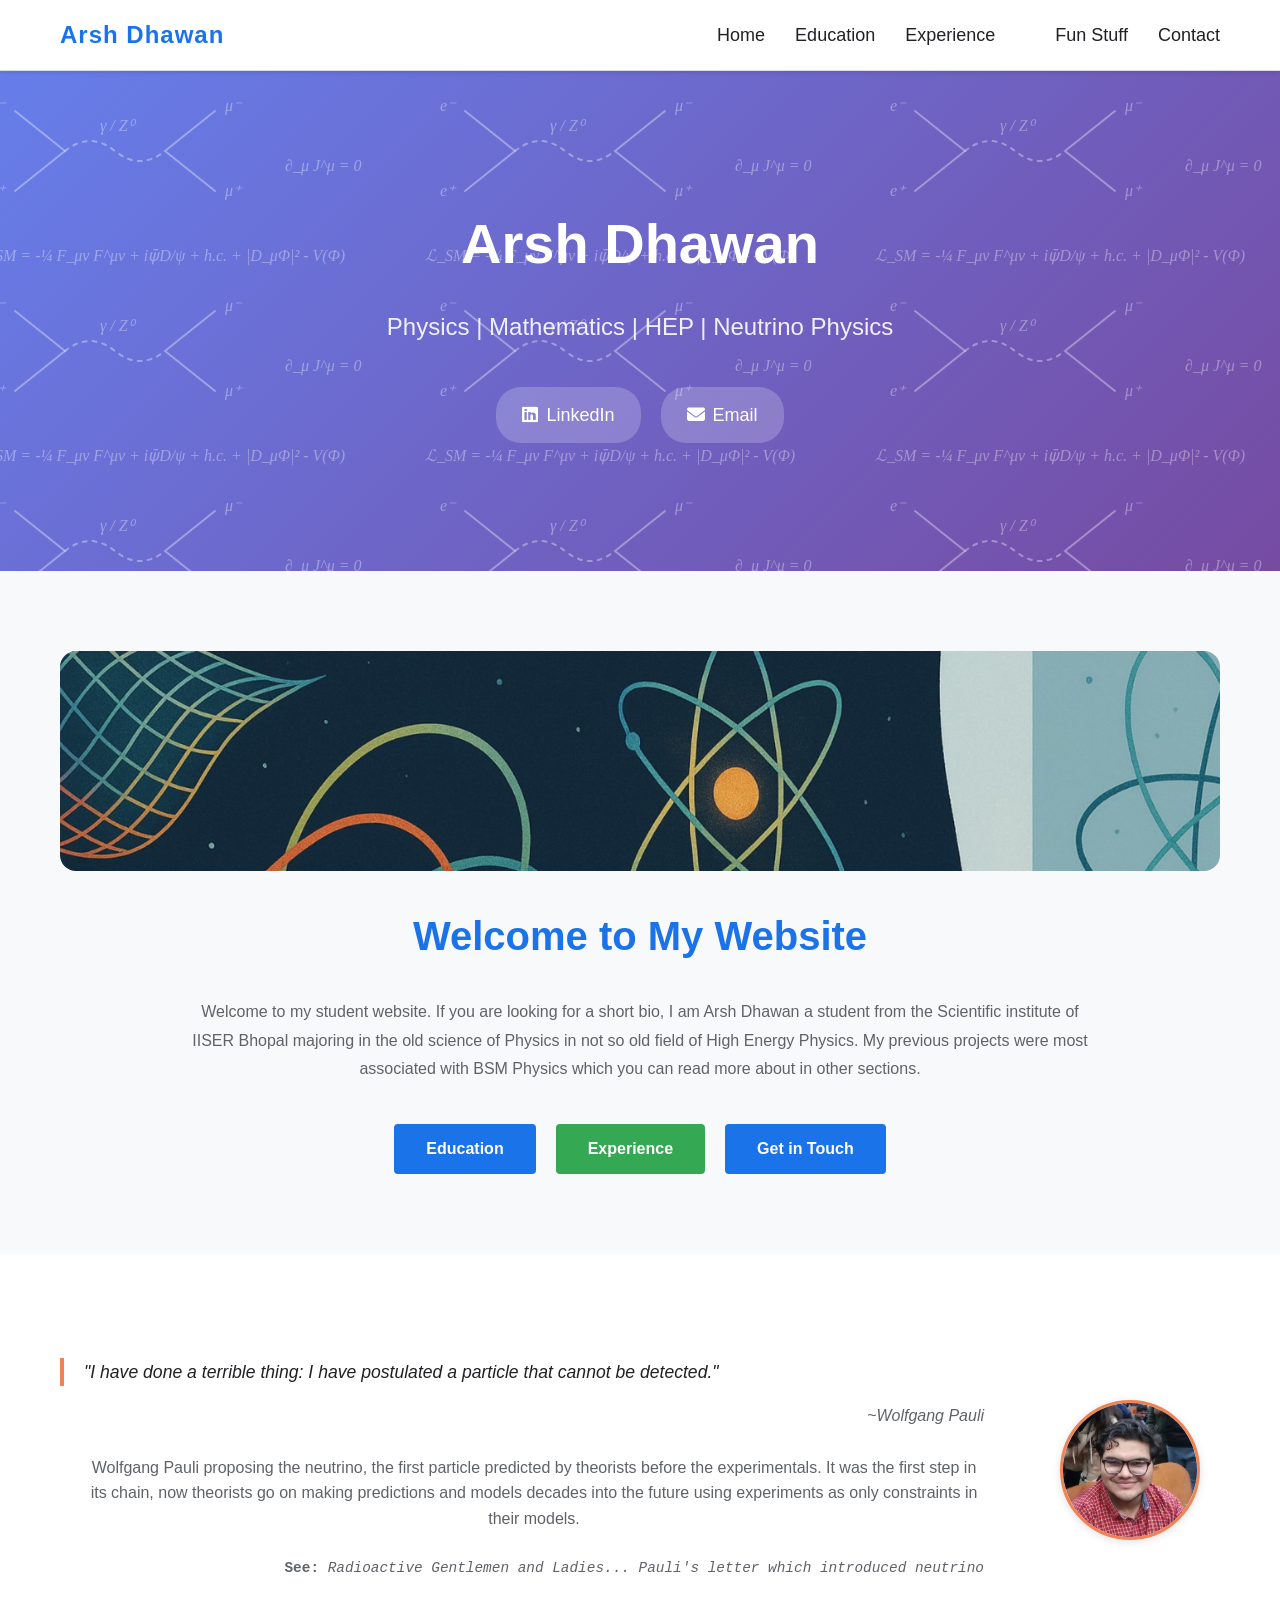
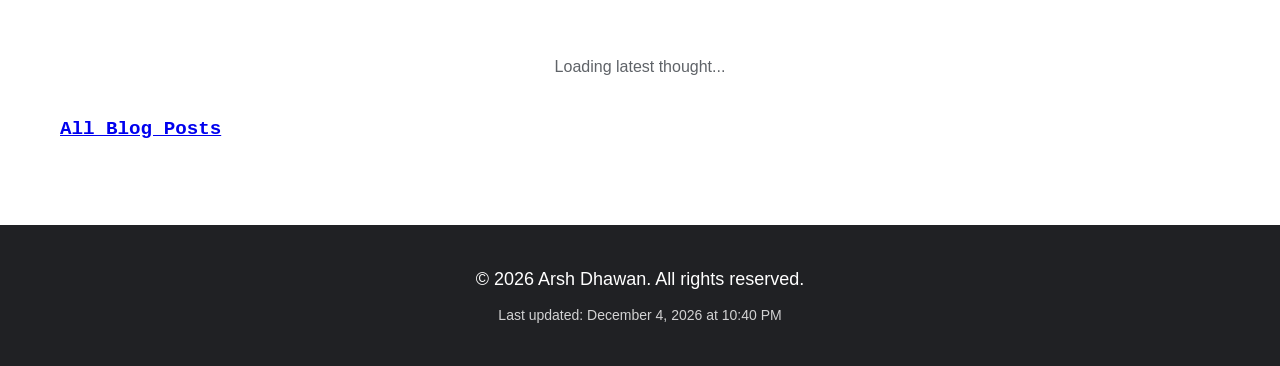
<file: index.html>
<!DOCTYPE html>
<html lang="en">
<head>
    <meta charset="UTF-8">
    <meta name="viewport" content="width=device-width, initial-scale=1.0">
    <title>Arsh Dhawan - Portfolio</title>
    
    <!-- Favicon Links -->
    <link rel="icon" href="images/cherenkov-nu.png" type="image/png">
    <!-- If you also want to use the .ico as a fallback, you can uncomment the line below and ensure you have a favicon.ico file -->
    <!-- <link rel="icon" href="favicon.ico" sizes="48x48"> -->

    <link rel="stylesheet" href="styles.css">
    <link rel="stylesheet" href="https://cdnjs.cloudflare.com/ajax/libs/font-awesome/6.4.0/css/all.min.css">
</head>
<body>
    <nav class="navbar">
        <div class="nav-container">
            <a href="index.html" class="nav-logo">Arsh Dhawan</a>
            <ul class="nav-menu">
                <li class="nav-item">
                    <a href="index.html" class="nav-link">Home</a>
                </li>
                <li class="nav-item">
                    <a href="education.html" class="nav-link">Education</a>
                </li>
                <li class="nav-item">
                    <a href="experience.html" class="nav-link">Experience</a>
                </li>
                <li class="nav-item">
                <li class="nav-item"><a href="fun.html" class="nav-link">Fun Stuff</a></li>
                </li>
                <li class="nav-item">
                    <a href="contact.html" class="nav-link">Contact</a>
                </li>
            </ul>
        </div>
    </nav>

    <section id="home" class="hero">
        <div class="hero-content">
            <h1>Arsh Dhawan</h1>
            <p class="subtitle">Physics | Mathematics | HEP | Neutrino Physics</p>
            <div class="social-links">
                <a href="https://www.linkedin.com/in/arsh-dhawan/" target="_blank" rel="noopener noreferrer">
                    <i class="fab fa-linkedin"></i> LinkedIn
                </a>
                <a href="https://mail.google.com/mail/?view=cm&fs=1&to=arsh23@iiserb.ac.in">
                    <i class="fas fa-envelope"></i> Email
                </a>
            </div>
        </div>
    </section>

    <section class="welcome">
        <div class="container">
            <img src="images/physics-banner.png" alt="Physics Banner" style="width:100%;max-height:220px;object-fit:cover;border-radius:16px;margin-bottom:24px;">
            <h2>Welcome to My Website</h2>
            <p>
                Welcome to my student website. If you are looking for a short bio, I am Arsh Dhawan a student from the Scientific institute of IISER Bhopal majoring in the old science of Physics in not so old field of High Energy Physics. My previous projects were most associated with BSM Physics which you can read more about in other sections.
            </p>
            <div class="quick-links">
                <a href="education.html" class="btn btn-primary">Education</a>
                <a href="experience.html" class="btn btn-secondary">Experience</a>
                <a href="contact.html" class="btn btn-primary">Get in Touch</a>
            </div>
        </div>
    </section>
<section class="random-content">
        <div class="container" style="display: flex; align-items: center; gap: 32px; flex-wrap: wrap;">
            
            <div style="flex: 1; min-width: 300px;">
                <section style="margin-bottom: 24px;">
                    <blockquote style="font-style: italic; font-size: 1.1rem; border-left: 4px solid #ef8354; padding-left: 20px; margin: 24px 0;">
                        "I have done a terrible thing: I have postulated a particle that cannot be detected."
                    </blockquote>
                    <p style="text-align: right; font-style: italic; margin-top: -8px; margin-bottom: 24px;">
                        ~Wolfgang Pauli
                    </p>
                    <p style="line-height: 1.6; margin-bottom: 24px;">
                        Wolfgang Pauli proposing the neutrino, the first particle predicted by theorists before the experimentals. It was the first step in its chain, now theorists go on making predictions and models decades into the future using experiments as only constraints in their models.
                    </p>
                    <p style="text-align: right; font-family: 'Courier New', monospace; font-size: 0.9rem;">
                        <strong>See:</strong> <em><a href="https://www.math.utah.edu/~beebe/talks/2015/qtm/pdf/pauli-1930-ltc.pdf" style="text-decoration: none; color: inherit;">Radioactive Gentlemen and Ladies... Pauli's letter which introduced neutrino</a></em>
                    </p>
                </section>
            </div>

            <div style="flex: 0 0 180px; text-align: center;">
                <img src="images/linkedin-profile.jpg" alt="Profile Picture" style="width:140px;height:140px;object-fit:cover;border-radius:50%;box-shadow:0 2px 8px rgba(0,0,0,0.12);border:3px solid #ef8354;display:block;margin:0 auto;">
            </div>

        </div>

        <div class="container" style="margin-top: 48px;">
            <div id="latestBlog">
                <p>Loading latest thought...</p>
            </div>
            <div id="allBlogs" style="margin-top:32px;">
                <h3 style="font-family:'Fira Mono','Roboto Mono','Consolas',monospace;font-size:1.2rem;"><a href ="fun.html"> All Blog Posts</a></h3>
                <div id="blogList"></div>
            </div>
        </div>
    </section>

    <footer class="footer">
        <p>&copy; 2026 Arsh Dhawan. All rights reserved.</p>
        <p class="last-updated">Last updated: <span id="lastUpdated"></span></p>
    </footer>

    <script src="script.js"></script>
</body>
</html>
</file>
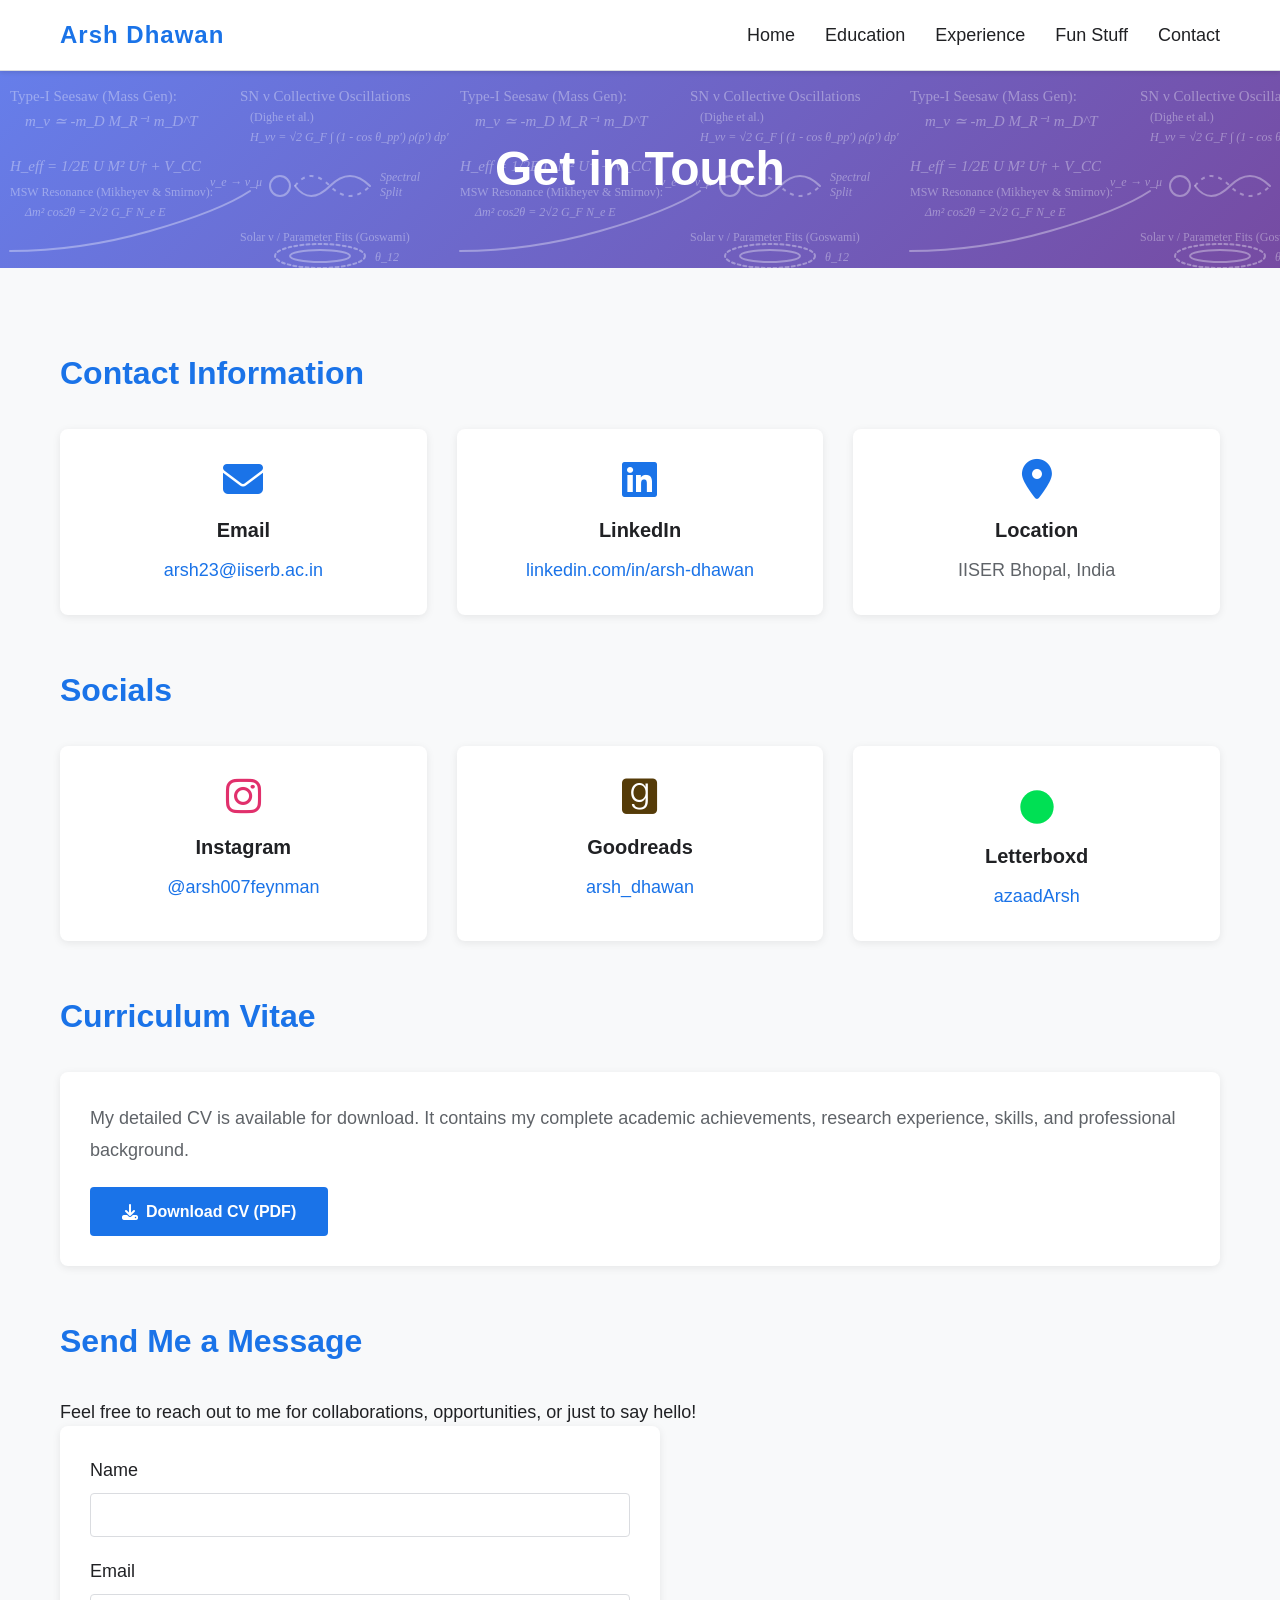
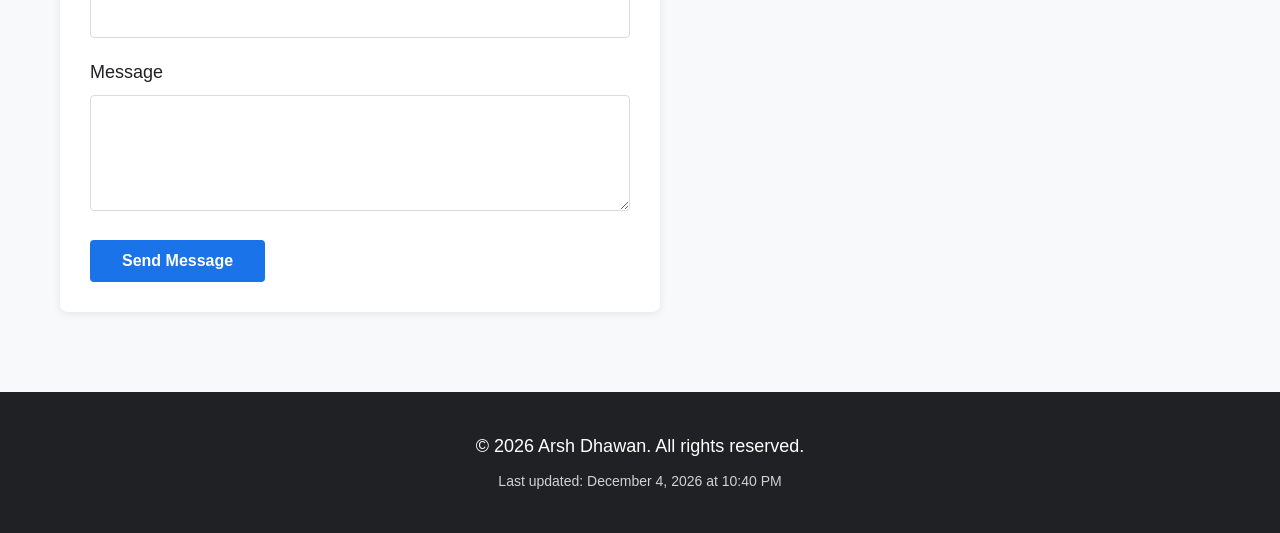
<file: contact.html>
<!DOCTYPE html>
<html lang="en">
<head>
    <!-- Favicon Links -->
    <link rel="icon" href="images/cherenkov-nu.png" type="image/png">
    <!-- If you also want to use the .ico as a fallback, you can uncomment the line below and ensure you have a favicon.ico file -->
    <!-- <link rel="icon" href="favicon.ico" sizes="48x48"> -->
    <meta charset="UTF-8">
    <meta name="viewport" content="width=device-width, initial-scale=1.0">
    <title>Contact - Arsh Dhawan</title>
    <link rel="stylesheet" href="styles.css">
    <link rel="stylesheet" href="https://cdnjs.cloudflare.com/ajax/libs/font-awesome/6.4.0/css/all.min.css">
</head>
<body>
    <nav class="navbar">
        <div class="nav-container">
            <a href="index.html" class="nav-logo">Arsh Dhawan</a>
            <ul class="nav-menu">
                <li class="nav-item">
                    <a href="index.html" class="nav-link">Home</a>
                </li>
                <li class="nav-item">
                    <a href="education.html" class="nav-link">Education</a>
                </li>
                <li class="nav-item">
                    <a href="experience.html" class="nav-link">Experience</a>
                </li>
                <li class="nav-item">
                    <a href="fun.html" class="nav-link">Fun Stuff</a>
                </li>
                <li class="nav-item">
                    <a href="contact.html" class="nav-link">Contact</a>
                </li>
            </ul>
        </div>
    </nav>

    <section class="page-header header-contact">
        <h1>Get in Touch</h1>
    </section>

    <section class="content-section">
        <div class="container">
            <div class="contact-info-section">
                <h2>Contact Information</h2>
                <div class="contact-grid">
                    <div class="contact-item">
                        <i class="fas fa-envelope"></i>
                        <h3>Email</h3>
                        <a href="https://mail.google.com/mail/?view=cm&fs=1&to=arsh23@iiserb.ac.in">arsh23@iiserb.ac.in</a>
                    </div>
                    <div class="contact-item">
                        <i class="fab fa-linkedin"></i>
                        <h3>LinkedIn</h3>
                        <a href="https://www.linkedin.com/in/arsh-dhawan/" target="_blank" rel="noopener noreferrer">
                            linkedin.com/in/arsh-dhawan
                        </a>
                    </div>
                    <div class="contact-item">
                        <i class="fas fa-map-marker-alt"></i>
                        <h3>Location</h3>
                        <p>IISER Bhopal, India</p>
                    </div>
                </div>
            </div>
            
            <!-- Removed the redundant opening <section> and <div class="container"> tags here -->

            <div class="contact-info-section" style="margin-top: 3rem;">
                <h2>Socials</h2>
                <div class="contact-grid">
                    <div class="contact-item">
                        <i class="fab fa-instagram" style="color: #E1306C;"></i>
                        <h3>Instagram</h3>
                        <a href="https://www.instagram.com/arsh007feynman/" target="_blank" rel="noopener noreferrer">
                            @arsh007feynman
                        </a>
                    </div>
                    <div class="contact-item">
                        <i class="fab fa-goodreads" style="color: #553B08;"></i>
                        <h3>Goodreads</h3>
                        <a href="https://www.goodreads.com/arsh_dhawan" target="_blank" rel="noopener noreferrer">
                            arsh_dhawan
                        </a>
                    </div>
                    <div class="contact-item">
                        <!-- Wrapping SVG in an i tag so your styles.css targets it perfectly like a FontAwesome icon -->
                        <i style="color: #00E054;">
                            <svg viewBox="0 0 24 24" style="width: 1em; height: 1em; fill: currentColor; vertical-align: -0.125em;" xmlns="http://www.w3.org/2000/svg">
                                <circle cx="12" cy="12" r="10" />
                            </svg>
                        </i>
                        <h3>Letterboxd</h3>
                        <a href="https://letterboxd.com/azaadArsh/" target="_blank" rel="noopener noreferrer">
                            azaadArsh
                        </a>
                    </div>
                </div>
            </div>

            <div class="cv-section" style="margin-top: 3rem;">
                <h2>Curriculum Vitae</h2>
                <div class="cv-box">
                    <p>My detailed CV is available for download. It contains my complete academic achievements, research experience, skills, and professional background.</p>
                    <a href="pdfs/arsh_cv_wp.pdf" class="btn btn-primary" target="_blank">
                        <i class="fas fa-download"></i> Download CV (PDF)
                    </a>
                </div>
            </div>

            <div class="message-section" style="margin-top: 3rem;">
                <h2>Send Me a Message</h2>
                <p>Feel free to reach out to me for collaborations, opportunities, or just to say hello!</p>
                <form class="contact-form" action="https://formspree.io/f/mpqylqwe" method="POST">
                    <div class="form-group">
                        <label for="name">Name</label>
                        <input type="text" id="name" name="name" required>
                    </div>
                    <div class="form-group">
                        <label for="email">Email</label>
                        <input type="email" id="email" name="email" required>
                    </div>
                    <div class="form-group">
                        <label for="message">Message</label>
                        <textarea id="message" name="message" rows="5" required></textarea>
                    </div>
                    <button type="submit" class="btn btn-primary">Send Message</button>
                </form>
            </div>
        </div>
    </section>

    <footer class="footer">
        <p>&copy; 2026 Arsh Dhawan. All rights reserved.</p>
        <p class="last-updated">Last updated: <span id="lastUpdated"></span></p>
    </footer>

    <script src="script.js"></script>
</body>
</html>
</file>
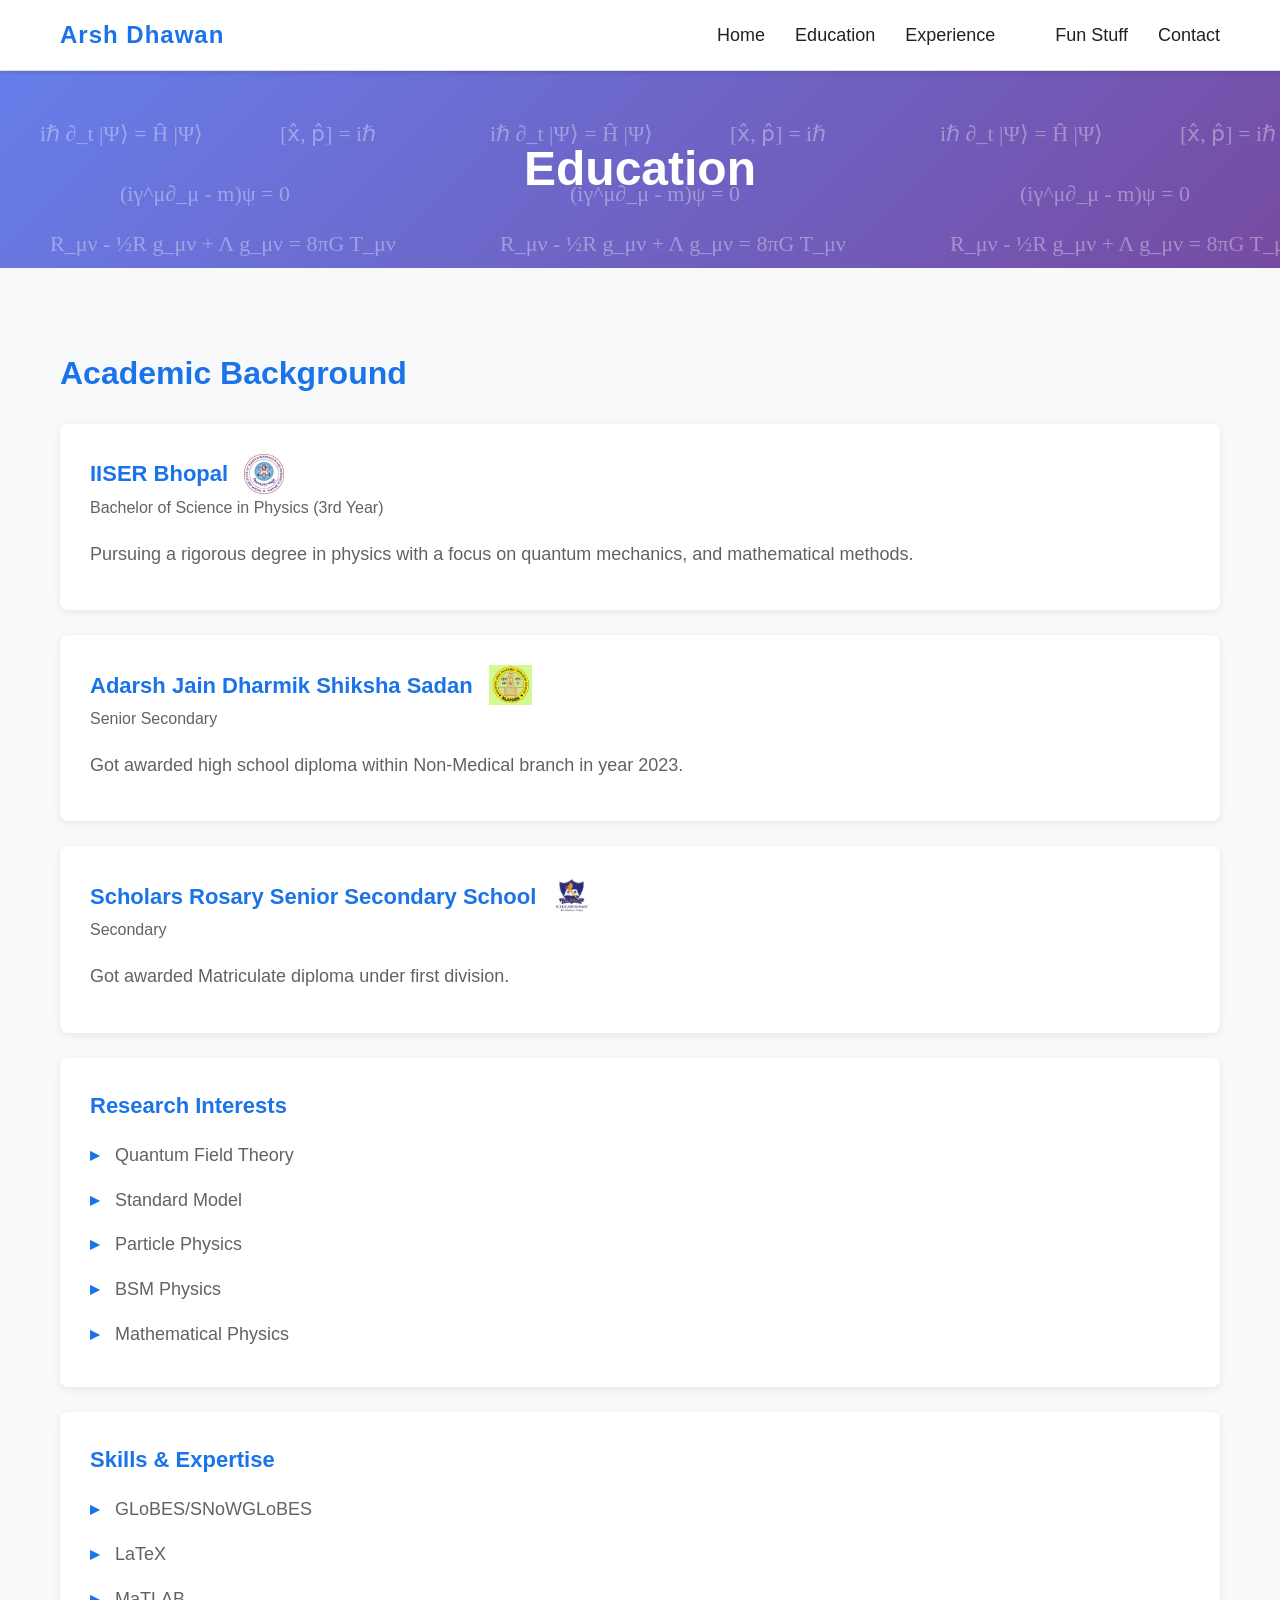
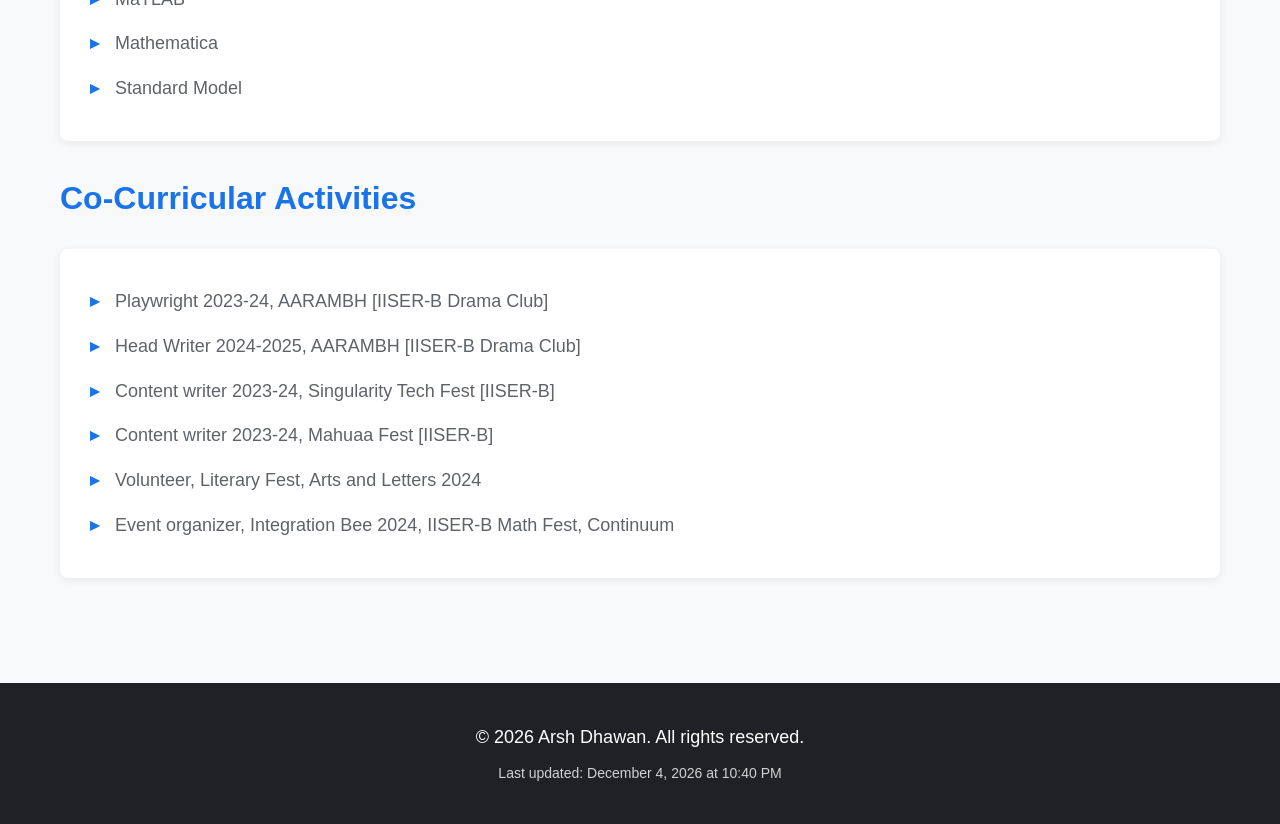
<file: education.html>
<!DOCTYPE html>
<html lang="en">
<head>
        <!-- Favicon Links -->
    <link rel="icon" href="images/cherenkov-nu.png" type="image/png">
    <!-- If you also want to use the .ico as a fallback, you can uncomment the line below and ensure you have a favicon.ico file -->
    <!-- <link rel="icon" href="favicon.ico" sizes="48x48"> -->    
    <meta charset="UTF-8">
    <meta name="viewport" content="width=device-width, initial-scale=1.0">
    <title>Education - Arsh Dhawan</title>
    <link rel="stylesheet" href="styles.css">
    <link rel="stylesheet" href="https://cdnjs.cloudflare.com/ajax/libs/font-awesome/6.4.0/css/all.min.css">
</head>
<body>
    <nav class="navbar">
        <div class="nav-container">
            <a href="index.html" class="nav-logo">Arsh Dhawan</a>
            <ul class="nav-menu">
                <li class="nav-item">
                    <a href="index.html" class="nav-link">Home</a>
                </li>
                <li class="nav-item">
                    <a href="education.html" class="nav-link">Education</a>
                </li>
                <li class="nav-item">
                    <a href="experience.html" class="nav-link">Experience</a>
                </li>
                <li class="nav-item">
                <li class="nav-item"><a href="fun.html" class="nav-link">Fun Stuff</a></li>
                </li>
                <li class="nav-item">
                    <a href="contact.html" class="nav-link">Contact</a>
                </li>
            </ul>
        </div>
    </nav>

    <section class="page-header header-education">
        <h1>Education</h1>
        
    </section>

    <section class="content-section">
        <div class="container">
<div class="education-content">
                <h2>Academic Background</h2>
                
                <div class="education-item">
                    <div style="display:flex;align-items:center;gap:16px;">
                        <h3 style="margin-bottom:0;">IISER Bhopal</h3>
                        <img src="images/logo.png" alt="IISER Bhopal Logo" style="height:40px;width:auto;">
                    </div>
                    <p class="subtitle">Bachelor of Science in Physics (3rd Year)</p>
                    <p>Pursuing a rigorous degree in physics with a focus on quantum mechanics, and mathematical methods.</p>
                </div> <div class="education-item">
                    <div style="display:flex;align-items:center;gap:16px;">
                        <h3 style="margin-bottom:0;">Adarsh Jain Dharmik Shiksha Sadan</h3>
                        <img src="images/adarsh.png" alt="Adarsh Jain Logo" style="height:40px;width:auto;">
                    </div>
                    <p class="subtitle">Senior Secondary</p>
                    <p>Got awarded high school diploma within Non-Medical branch in year 2023.</p>
                </div>

                <div class="education-item">
                    <div style="display:flex;align-items:center;gap:16px;">
                        <h3 style="margin-bottom:0;">Scholars Rosary Senior Secondary School</h3>
                        <img src="images/scholars.jpg" alt="Scholars Logo" style="height:40px;width:auto;">
                    </div>
                    <p class="subtitle">Secondary</p>
                    <p>Got awarded Matriculate diploma under first division.</p>
                </div>

                <div class="education-item">
                    <h3>Research Interests</h3>
                    <ul class="interest-list">
                        <li>Quantum Field Theory</li>
                        <li>Standard Model</li>
                        <li>Particle Physics</li>
                        <li>BSM Physics</li>
                        <li>Mathematical Physics</li>
                    </ul>
                </div>

                <div class="education-item">
                    <h3>Skills & Expertise</h3>
                    <ul class="interest-list">
                        <li>GLoBES/SNoWGLoBES</li>
                        <li>LaTeX</li>
                        <li>MaTLAB</li>
                        <li>Mathematica</li>
                        <li>Standard Model</li>
                    </ul>
                </div>
            </div>
        </div>
            <div class="container" style="margin-top:32px;">
                <div class="education-content">
                    <h2>Co-Curricular Activities</h2>
                    <div class="education-item">
                        <ul class="interest-list">
                            <li>Playwright 2023-24, AARAMBH [IISER-B Drama Club]</li>
                            <li>Head Writer 2024-2025, AARAMBH [IISER-B Drama Club]</li>
                            <li>Content writer 2023-24, Singularity Tech Fest [IISER-B]</li>
                            <li>Content writer 2023-24, Mahuaa Fest [IISER-B]</li>
                            <li>Volunteer, Literary Fest, Arts and Letters 2024</li>
                            <li>Event organizer, Integration Bee 2024, IISER-B Math Fest, Continuum</li>
                        </ul>
                    </div>
                </div>
            </div>
    </section>

    <footer class="footer">
        <p>&copy; 2026 Arsh Dhawan. All rights reserved.</p>
        <p class="last-updated">Last updated: <span id="lastUpdated"></span></p>
    </footer>

    <script src="script.js"></script>
</body>
</html>
</file>
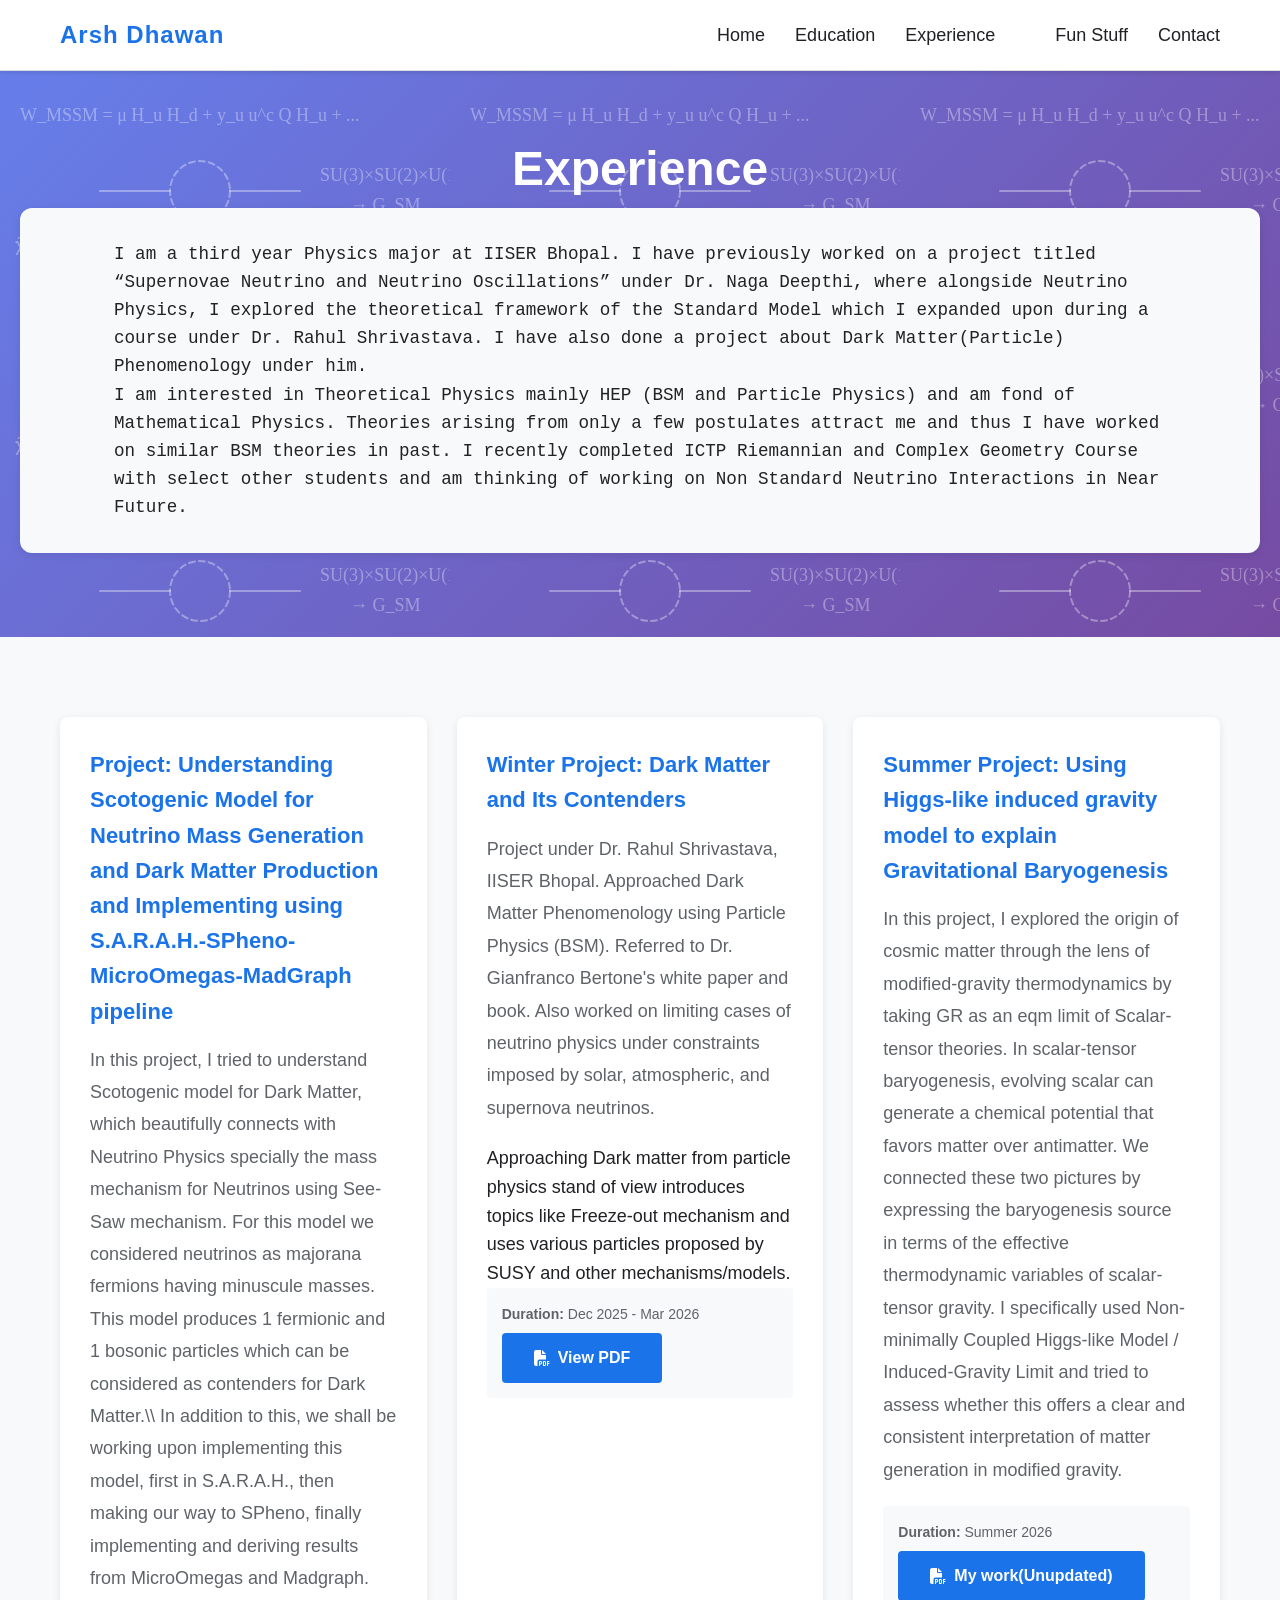
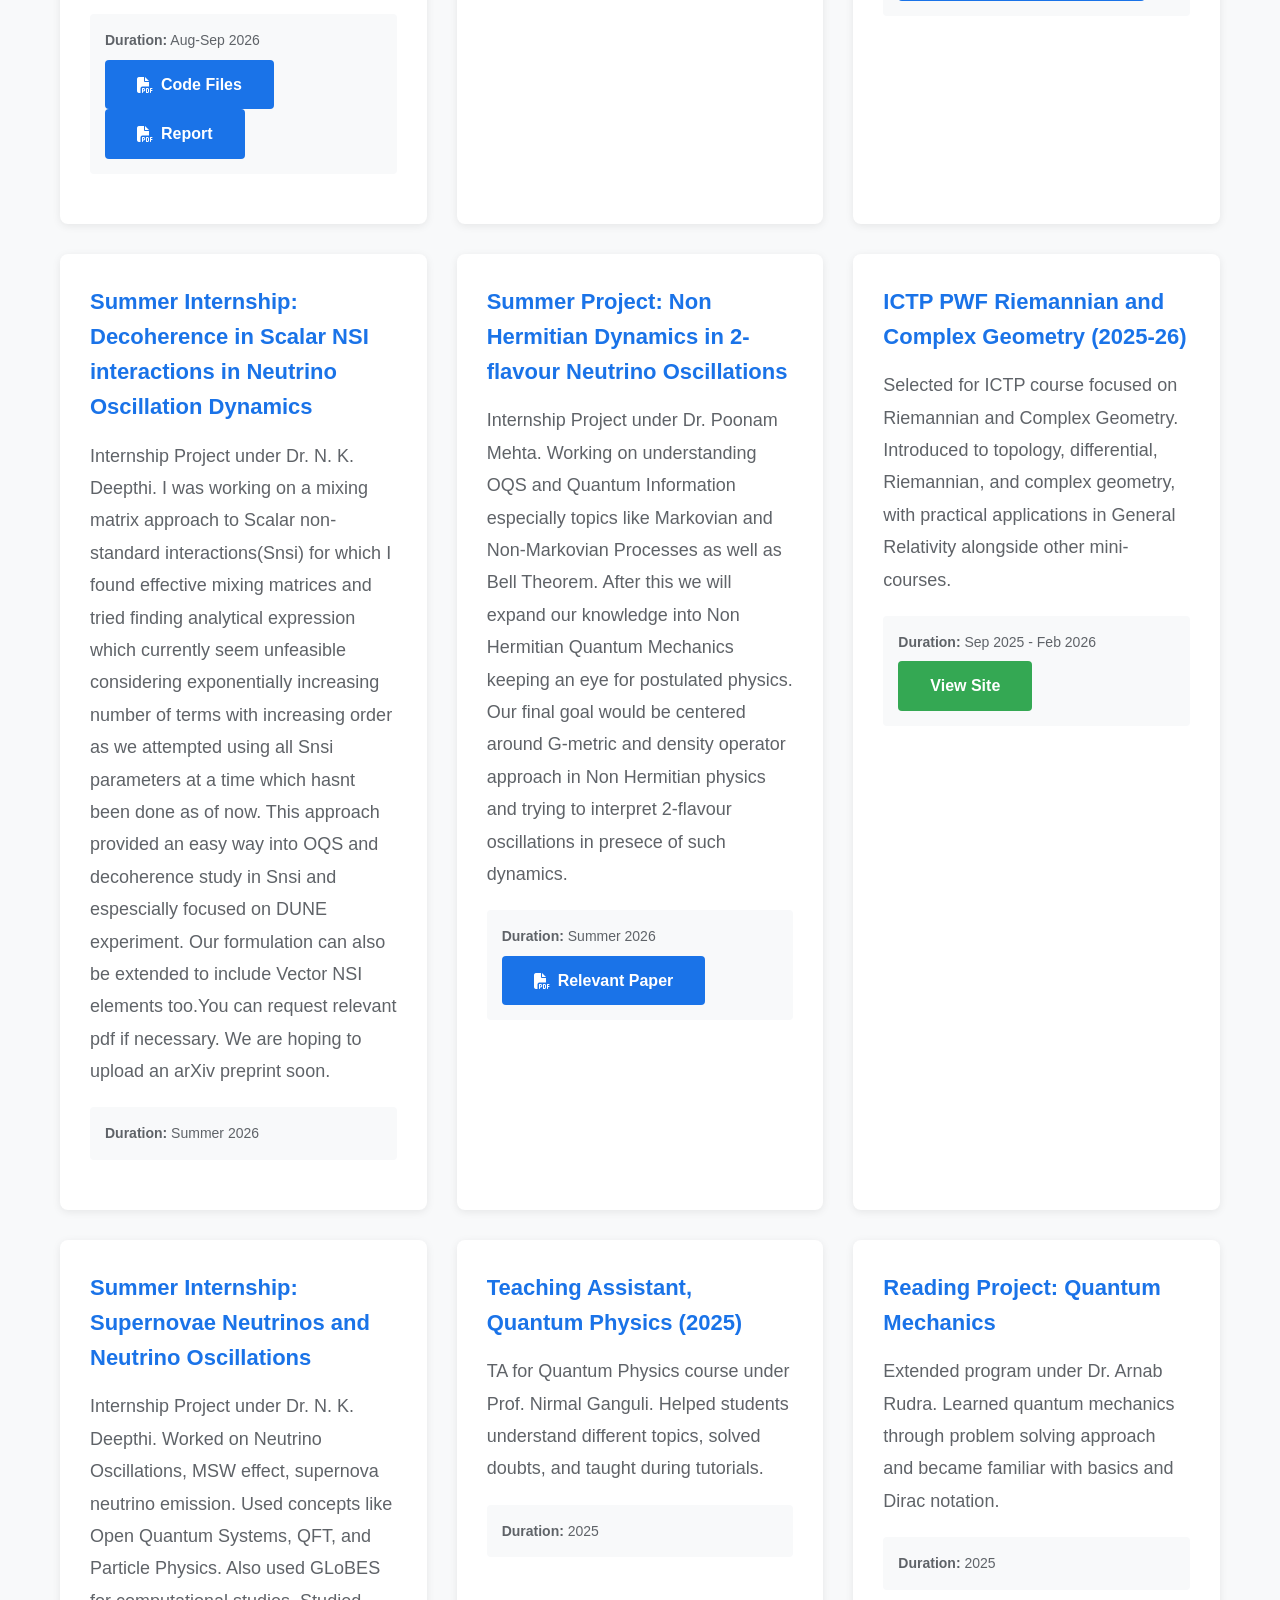
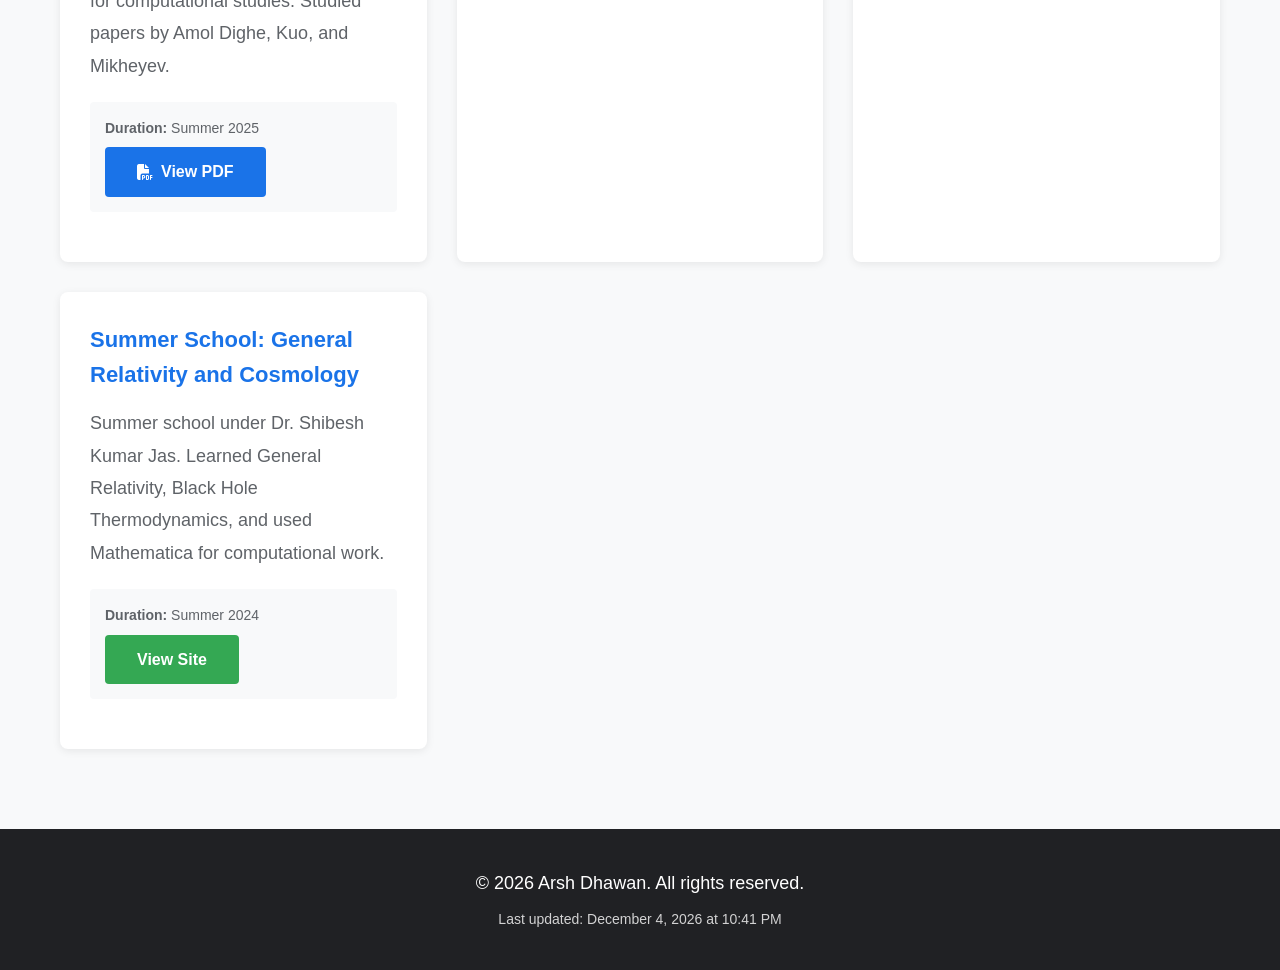
<file: experience.html>
<!DOCTYPE html>
<html lang="en">
<head>
        <!-- Favicon Links -->
    <link rel="icon" href="images/cherenkov-nu.png" type="image/png">
    <!-- If you also want to use the .ico as a fallback, you can uncomment the line below and ensure you have a favicon.ico file -->
    <!-- <link rel="icon" href="favicon.ico" sizes="48x48"> -->
    <meta charset="UTF-8">
    <meta name="viewport" content="width=device-width, initial-scale=1.0">
    <title>Experience - Arsh Dhawan</title>
    <link rel="stylesheet" href="styles.css">
    <link rel="stylesheet" href="https://cdnjs.cloudflare.com/ajax/libs/font-awesome/6.4.0/css/all.min.css">
</head>
<body>
    <nav class="navbar">
        <div class="nav-container">
            <a href="index.html" class="nav-logo">Arsh Dhawan</a>
            <ul class="nav-menu">
                <li class="nav-item">
                    <a href="index.html" class="nav-link">Home</a>
                </li>
                <li class="nav-item">
                    <a href="education.html" class="nav-link">Education</a>
                </li>
                <li class="nav-item">
                    <a href="experience.html" class="nav-link">Experience</a>
                </li>
                <li class="nav-item">
                <li class="nav-item"><a href="fun.html" class="nav-link">Fun Stuff</a></li>
                </li>
                <li class="nav-item">
                    <a href="contact.html" class="nav-link">Contact</a>
                </li>
            </ul>
        </div>
    </nav>

    <section class="page-header header-experience">
        <h1>Experience</h1>
        <div class="desktop-only" style="width:100%;background:#f8f9fa;padding:32px 0 32px 0;margin-bottom:24px;border-radius:12px;box-shadow:0 2px 8px rgba(0,0,0,0.08);">
            <div style="max-width:1100px;margin:0 auto;padding:0 24px;text-align:left;font-family:'Fira Mono','Roboto Mono','Consolas',monospace;font-size:1.1rem;color:#222;">
                <p>I am a third year Physics major at IISER Bhopal. I have previously worked on a project titled “Supernovae Neutrino and Neutrino Oscillations” under Dr. Naga Deepthi, where alongside Neutrino Physics, I explored the theoretical framework of the Standard Model which I expanded upon during a course under Dr. Rahul Shrivastava. I have also done a project about Dark Matter(Particle) Phenomenology under him.</p>
                <p>I am interested in Theoretical Physics mainly HEP (BSM and Particle Physics) and am fond of Mathematical Physics. Theories arising from only a few postulates attract me and thus I have worked on similar BSM theories in past. I recently completed ICTP Riemannian and Complex Geometry Course with select other students and am thinking of working on Non Standard Neutrino Interactions in Near Future.</p>
            </div>
        </div>
    </section>

    <section class="content-section">
        <div class="container">
        <div class="projects-grid">

                <div class="project-card">
                    <h3> Project: Understanding Scotogenic Model for Neutrino Mass Generation and Dark Matter Production and Implementing using S.A.R.A.H.-SPheno-MicroOmegas-MadGraph pipeline</h3>
                    <p class="project-description">In this project, I tried to understand Scotogenic model for Dark Matter, which beautifully connects with Neutrino Physics specially the mass mechanism for Neutrinos using See-Saw mechanism. For this model we considered neutrinos as majorana fermions having minuscule masses. This model produces 1 fermionic and 1 bosonic particles which can be considered as contenders for Dark Matter.\\
In addition to this, we shall be working upon implementing this model, first in S.A.R.A.H., then making our way to SPheno, finally implementing and deriving results from MicroOmegas and Madgraph.</p>
                    <div class="project-details">
                        <p><strong>Duration:</strong> Aug-Sep 2026</p>
                        <a href="https://iiser-my.sharepoint.com/:f:/g/personal/arsh23_iiserb_ac_in/IgD3PbrWlkU5Rqy5igXKUBeTAYbxxXin4QFugPjPMDI-42Q?e=zucf23" class="btn btn-primary" target="_blank">
                            <i class="fas fa-file-pdf"></i> Code Files
                        </a>
                            <a href="pdfs/scoto.pdf" class="btn btn-primary" target="_blank">
                            <i class="fas fa-file-pdf"></i> Report
                        </a>
                    </div>  
                </div>
                <div class="project-card">
                    <h3>Winter Project: Dark Matter and Its Contenders</h3>
                    <p class="project-description">Project under Dr. Rahul Shrivastava, IISER Bhopal. Approached Dark Matter Phenomenology using Particle Physics (BSM). Referred to Dr. Gianfranco Bertone's white paper and book. Also worked on limiting cases of neutrino physics under constraints imposed by solar, atmospheric, and supernova neutrinos.</p>
                    <p>Approaching Dark matter from particle physics stand of view introduces topics like Freeze-out mechanism and uses various particles proposed by SUSY and other mechanisms/models.</p>
                    <div class="project-details">
                        <p><strong>Duration:</strong> Dec 2025 - Mar 2026</p>
                        <a href="pdfs/dmproject1503.pdf" class="btn btn-primary" target="_blank">
                            <i class="fas fa-file-pdf"></i> View PDF
                        </a>
                    </div>
                </div>
                 <div class="project-card">
                    <h3>Summer Project: Using Higgs-like induced gravity model to explain Gravitational Baryogenesis</h3>
                    <p class="project-description">In this project, I explored the origin 
of cosmic matter through the lens of modified-gravity thermodynamics by taking GR as an eqm limit of
Scalar-tensor theories.  In scalar-tensor 
baryogenesis, evolving scalar can generate a chemical potential that favors 
matter over antimatter. We connected these two pictures by expressing the 
baryogenesis source in terms of the effective thermodynamic variables of scalar-tensor gravity. I specifically used Non-minimally Coupled Higgs-like Model /
Induced-Gravity Limit and tried to assess whether this 
offers a clear and consistent interpretation of matter generation in modified 
gravity.</p>
                    <div class="project-details">
                        <p><strong>Duration:</strong> Summer 2026</p>
                        <a href="pdfs/arsh.pdf" class="btn btn-primary" target="_blank">
                            <i class="fas fa-file-pdf"></i> My work(Unupdated)
                        </a>
                    </div>  
                </div>
                <div class="project-card">
                    <h3>Summer Internship: Decoherence in Scalar NSI interactions in Neutrino Oscillation Dynamics</h3>
                    <p class="project-description">Internship Project under Dr. N. K. Deepthi. I was working on a mixing matrix approach to Scalar non-standard interactions(Snsi) for which I found effective mixing matrices and tried finding analytical expression which currently seem unfeasible considering exponentially increasing number of terms with increasing order as we attempted using all Snsi parameters at a time which hasnt been done as of now. This approach provided an easy way into OQS and decoherence study in Snsi and espescially focused on DUNE experiment. Our formulation can also be extended to include Vector NSI elements too.You can request relevant pdf if necessary. We are hoping to upload an arXiv preprint soon.</p>
                    <div class="project-details">
                        <p><strong>Duration:</strong> Summer 2026</p>
                        <!--<a href="pdfs/Collab_report.pdf" class="btn btn-primary" target="_blank">
                            <i class="fas fa-file-pdf"></i> View PDF-->
                        </a>
                    </div>  
                </div>
                <div class="project-card">
                    <h3>Summer Project: Non Hermitian Dynamics in 2-flavour Neutrino Oscillations</h3>
                    <p class="project-description">Internship Project under Dr. Poonam Mehta. Working on understanding OQS and Quantum Information especially topics like Markovian and Non-Markovian Processes as well as Bell Theorem. After this we will expand our knowledge into Non Hermitian Quantum Mechanics keeping an eye for postulated physics. Our final goal would be centered around G-metric and density operator approach in Non Hermitian physics and trying to interpret 2-flavour oscillations in presece of such dynamics.</p>
                    <div class="project-details">
                        <p><strong>Duration:</strong> Summer 2026</p>
                        <a href="https://inspirehep.net/literature/3149049" class="btn btn-primary" target="_blank">
                            <i class="fas fa-file-pdf"></i> Relevant Paper
                        </a>
                    </div>  
                </div>
                <div class="project-card">
                    <h3>ICTP PWF Riemannian and Complex Geometry (2025-26)</h3>
                    <p class="project-description">Selected for ICTP course focused on Riemannian and Complex Geometry. Introduced to topology, differential, Riemannian, and complex geometry, with practical applications in General Relativity alongside other mini-courses.</p>
                    <div class="project-details">
                        <p><strong>Duration:</strong> Sep 2025 - Feb 2026</p>
                        <a href="https://www.physicslatam.com/rcg" class="btn btn-secondary" target="_blank">View Site</a>
                    </div>
                </div>
                <div class="project-card">
                    <h3>Summer Internship: Supernovae Neutrinos and Neutrino Oscillations</h3>
                    <p class="project-description">Internship Project under Dr. N. K. Deepthi. Worked on Neutrino Oscillations, MSW effect, supernova neutrino emission. Used concepts like Open Quantum Systems, QFT, and Particle Physics. Also used GLoBES for computational studies. Studied papers by Amol Dighe, Kuo, and Mikheyev.</p>
                    <div class="project-details">
                        <p><strong>Duration:</strong> Summer 2025</p>
                        <a href="pdfs/Collab_report.pdf" class="btn btn-primary" target="_blank">
                            <i class="fas fa-file-pdf"></i> View PDF
                        </a>
                    </div>  
                </div>
                <div class="project-card">
                    <h3>Teaching Assistant, Quantum Physics (2025)</h3>
                    <p class="project-description">TA for Quantum Physics course under Prof. Nirmal Ganguli. Helped students understand different topics, solved doubts, and taught during tutorials.</p>
                    <div class="project-details">
                        <p><strong>Duration:</strong> 2025</p>
                    </div>
                </div>
                <div class="project-card">
                    <h3>Reading Project: Quantum Mechanics</h3>
                    <p class="project-description">Extended program under Dr. Arnab Rudra. Learned quantum mechanics through problem solving approach and became familiar with basics and Dirac notation.</p>
                    <div class="project-details">
                        <p><strong>Duration:</strong> 2025</p>
                    </div>
                </div>
                <div class="project-card">
                    <h3>Summer School: General Relativity and Cosmology</h3>
                    <p class="project-description">Summer school under Dr. Shibesh Kumar Jas. Learned General Relativity, Black Hole Thermodynamics, and used Mathematica for computational work.</p>
                    <div class="project-details">
                        <p><strong>Duration:</strong> Summer 2024</p>
                        <a href="https://pacif-ics.com/programs/#" class="btn btn-secondary" target="_blank">View Site</a>
                    </div>
                </div>
            </div>
        </div>
    </section>

    <footer class="footer">
        <p>&copy; 2026 Arsh Dhawan. All rights reserved.</p>
        <p class="last-updated">Last updated: <span id="lastUpdated"></span></p>
    </footer>

    <script src="script.js"></script>
</body>
</html>
</file>
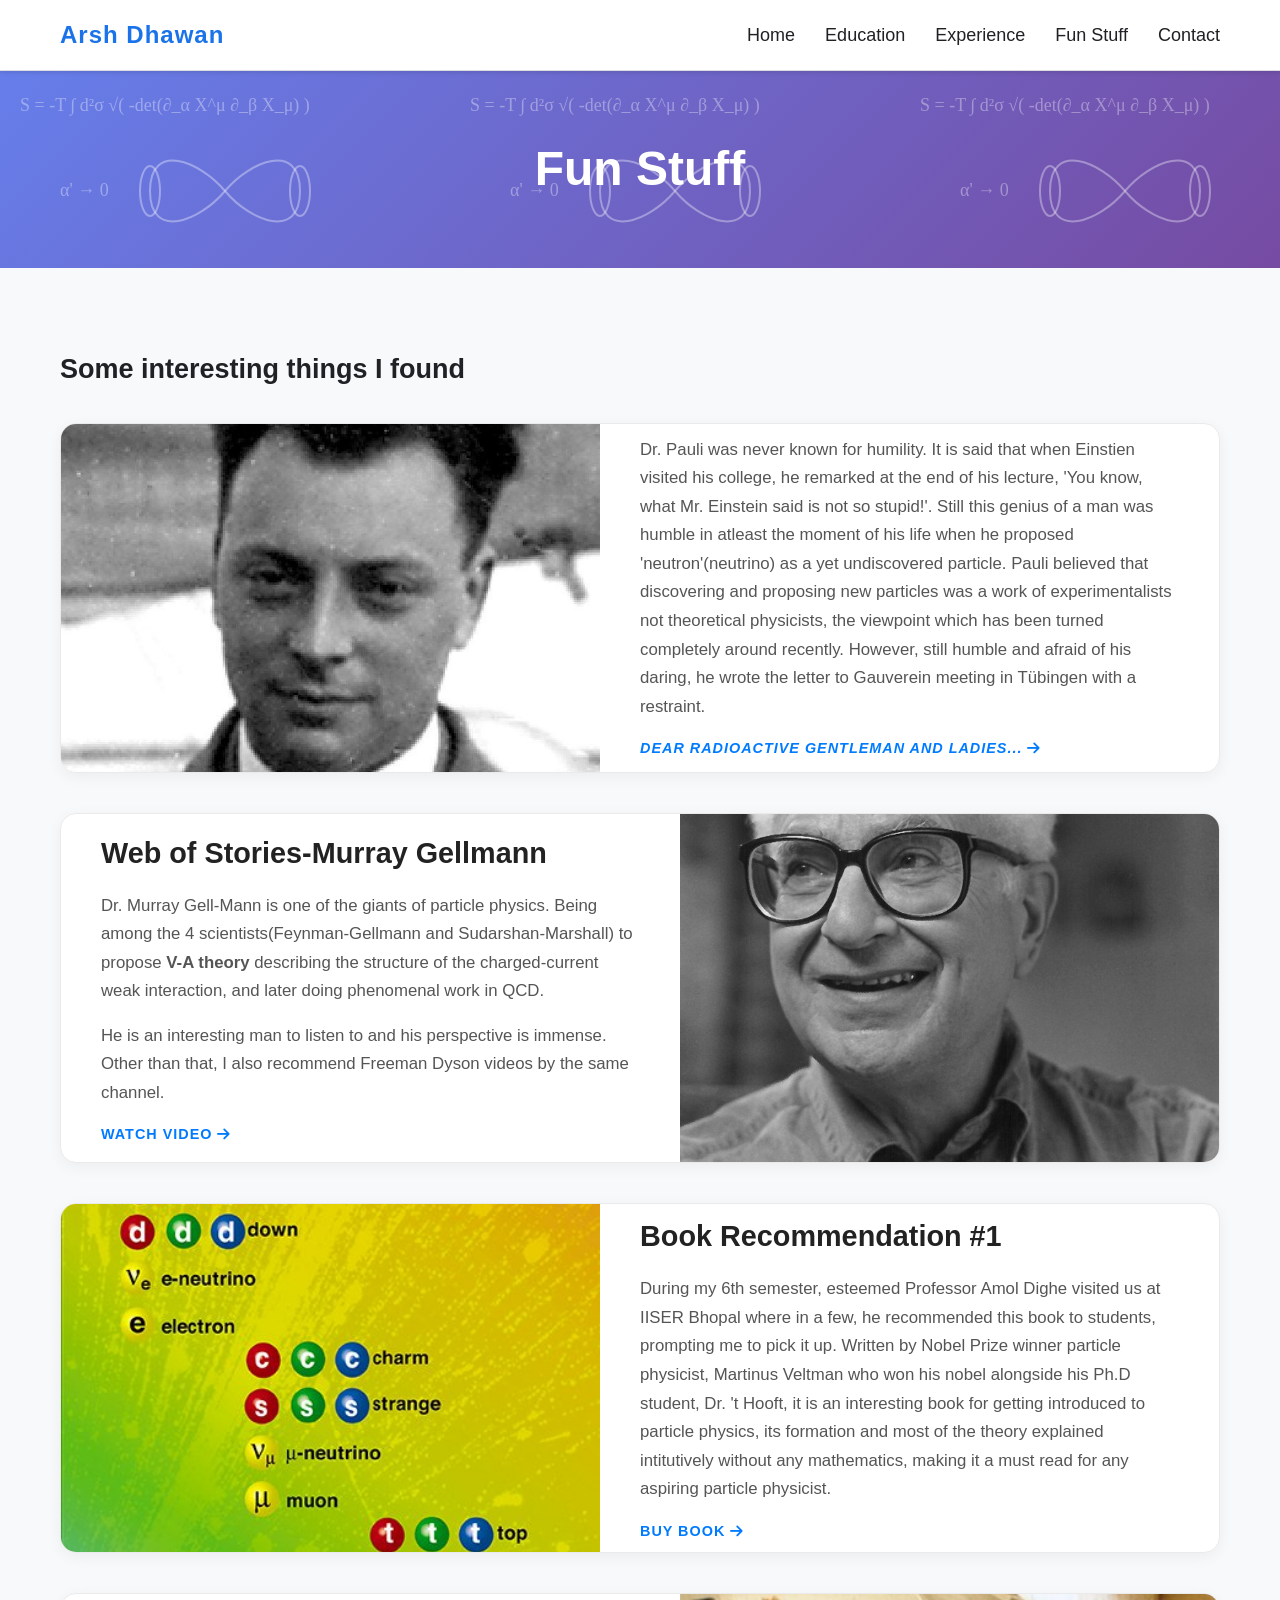
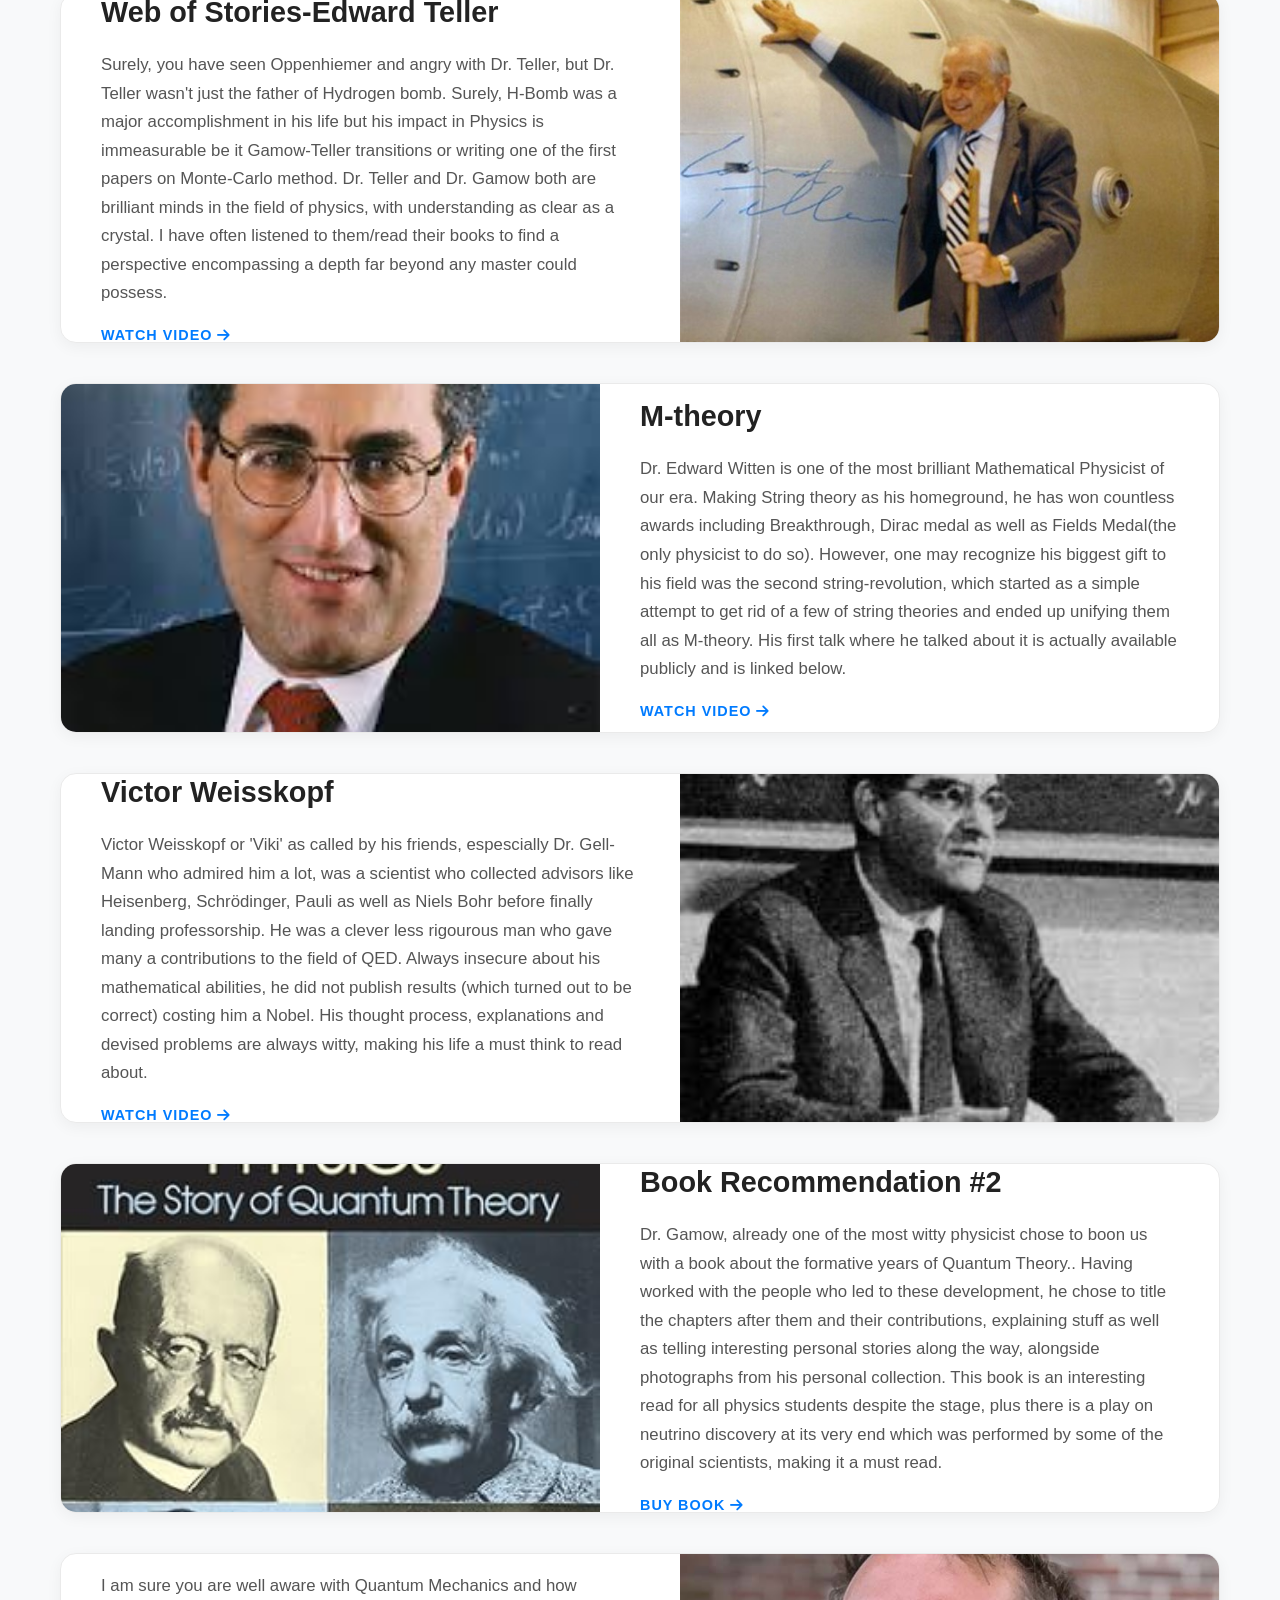
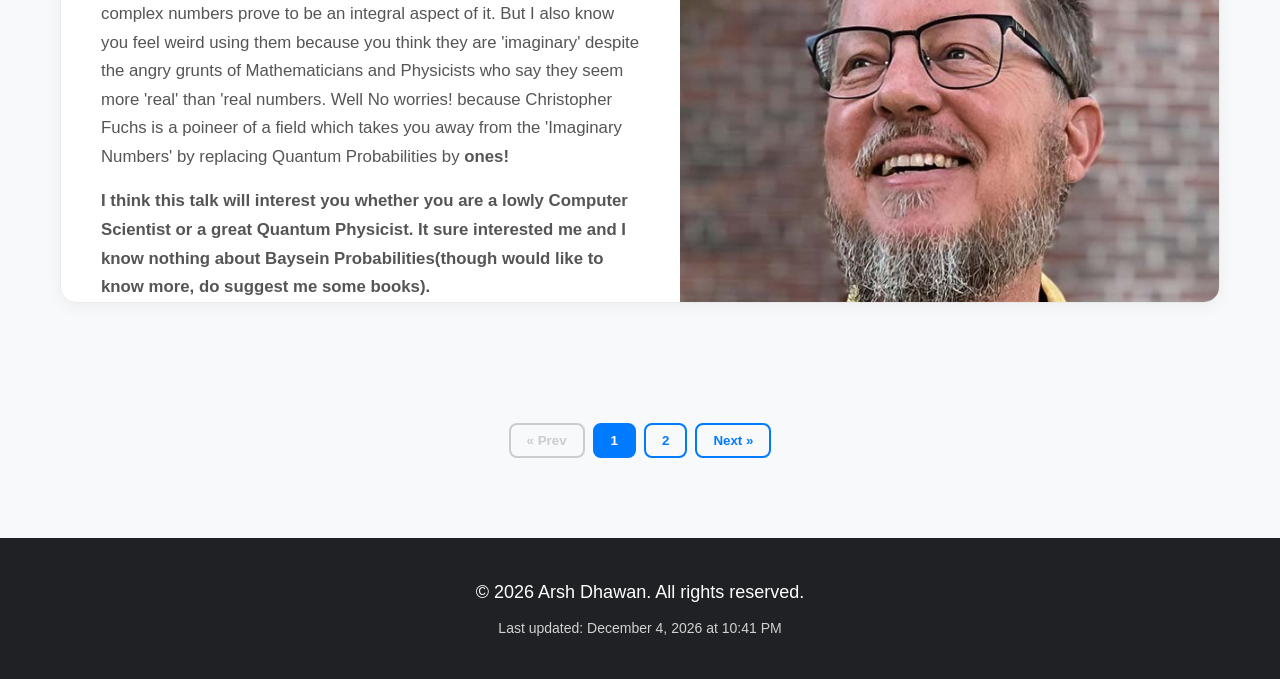
<file: fun.html>
<!DOCTYPE html>
<html lang="en">
<head>
    <meta charset="UTF-8">
    <meta name="viewport" content="width=device-width, initial-scale=1.0">
    <title>Fun Stuff - Arsh Dhawan</title>
    <link rel="stylesheet" href="styles.css">
    <link rel="stylesheet" href="https://cdnjs.cloudflare.com/ajax/libs/font-awesome/6.4.0/css/all.min.css">
        <!-- Favicon Links -->
    <link rel="icon" href="images/cherenkov-nu.png" type="image/png">
    <!-- If you also want to use the .ico as a fallback, you can uncomment the line below and ensure you have a favicon.ico file -->
    <!-- <link rel="icon" href="favicon.ico" sizes="48x48"> -->
    <!-- Custom styles for the criss-cross layout and pagination -->
    <style>
        /* Base styles for the section */
        .fun-showcase {
            display: flex;
            flex-direction: column;
            gap: 2.5rem;
            padding: 2rem 0;
        }

        /* Individual criss-cross card */
        .criss-cross-item {
            display: flex;
            flex-direction: column; /* Stack vertically on mobile */
            background: #ffffff;
            border-radius: 16px;
            overflow: hidden;
            text-decoration: none; 
            color: inherit;
            box-shadow: 0 4px 15px rgba(0, 0, 0, 0.05);
            border: 1px solid #eaeaea;
            transition: all 0.4s cubic-bezier(0.175, 0.885, 0.32, 1.275); 
            cursor: pointer;
            opacity: 0;
            animation: fadeIn 0.5s forwards ease-in-out;
        }

        @keyframes fadeIn {
            from { opacity: 0; transform: translateY(10px); }
            to { opacity: 1; transform: translateY(0); }
        }

        /* Desktop Layout (768px and up) */
        @media (min-width: 768px) {
            .criss-cross-item {
                flex-direction: row; /* Side by side on desktop */
                height: 350px;
            }
            
            /* Alternating reverse layout for even items */
            .criss-cross-item:nth-child(even) {
                flex-direction: row-reverse;
            }
        }

        /* Hover Emphasis Effects */
        .criss-cross-item:hover {
            transform: translateY(-8px) scale(1.02);
            box-shadow: 0 15px 30px rgba(0, 0, 0, 0.15);
            border-color: #007BFF;
        }

        .criss-cross-item:hover .criss-cross-text h3 {
            color: #007BFF; 
        }

        .criss-cross-item:hover .criss-cross-image img {
            transform: scale(1.05); 
        }

        /* Image Container */
        .criss-cross-image {
            flex: 1;
            overflow: hidden;
            position: relative;
            background: #f4f4f4; /* placeholder color while loading */
        }

        .criss-cross-image img {
            width: 100%;
            height: 100%;
            object-fit: cover;
            min-height: 250px;
            transition: transform 0.5s ease;
        }

        /* Text Container */
        .criss-cross-text {
            flex: 1;
            padding: 2.5rem;
            display: flex;
            flex-direction: column;
            justify-content: center;
        }

        .criss-cross-text h3 {
            margin-top: 0;
            font-size: 1.8rem;
            color: #222;
            margin-bottom: 1rem;
            transition: color 0.3s ease;
        }

        .criss-cross-text p {
            color: #555;
            line-height: 1.7;
            font-size: 1.05rem;
            margin-bottom: 1rem;
        }

        .read-more {
            display: inline-block;
            font-weight: 600;
            color: #007BFF;
            margin-top: auto;
            text-transform: uppercase;
            letter-spacing: 1px;
            font-size: 0.9rem;
        }

        .criss-cross-item:hover .read-more {
            text-decoration: underline;
        }

        /* Pagination Controls CSS */
        .pagination-container {
            display: flex;
            justify-content: center;
            align-items: center;
            gap: 8px;
            margin-top: 3rem;
            flex-wrap: wrap;
        }

        .page-btn {
            padding: 8px 16px;
            border: 2px solid #007BFF;
            background-color: transparent;
            color: #007BFF;
            font-weight: bold;
            border-radius: 8px;
            cursor: pointer;
            transition: all 0.2s ease;
        }

        .page-btn:hover:not(:disabled) {
            background-color: #007BFF;
            color: #fff;
        }

        .page-btn.active {
            background-color: #007BFF;
            color: #fff;
        }

        .page-btn:disabled {
            border-color: #ccc;
            color: #ccc;
            cursor: not-allowed;
        }
    </style>
</head>
<body>
    <nav class="navbar">
        <div class="nav-container">
            <a href="index.html" class="nav-logo">Arsh Dhawan</a>
            <ul class="nav-menu">
                <li class="nav-item"><a href="index.html" class="nav-link">Home</a></li>
                <li class="nav-item"><a href="education.html" class="nav-link">Education</a></li>
                <li class="nav-item"><a href="experience.html" class="nav-link">Experience</a></li>
                <li class="nav-item"><a href="fun.html" class="nav-link">Fun Stuff</a></li>
                <li class="nav-item"><a href="contact.html" class="nav-link">Contact</a></li>
            </ul>
        </div>
    </nav>

    <section class="page-header header-fun">
        <h1>Fun Stuff</h1>
    </section>

    <section class="content-section" id="fun-section">
        <div class="container">
            <h2>Some interesting things I found</h2>
            
            <!-- JavaScript will inject the items per page here -->
            <div class="fun-showcase" id="fun-showcase">
                <!-- Content loaded dynamically -->
            </div>
            
            <!-- JavaScript will inject the 1, 2, 3... buttons here -->
            <div class="pagination-container" id="pagination">
                <!-- Pagination loaded dynamically -->
            </div>

        </div>
    </section>

    <footer class="footer">
        <p>&copy; 2026 Arsh Dhawan. All rights reserved.</p>
        <p class="last-updated">Last updated: <span id="lastUpdated"></span></p>
    </footer>

    <!-- DYNAMIC PAGINATION SCRIPT -->
    <script>
        // ==========================================
        // ADD YOUR NEW STUFF HERE
        // ==========================================
        // Add new items to the TOP of this array to make them show up first.
        const funData = [
            {
                link: "https://www.math.utah.edu/~beebe/talks/2015/qtm/pdf/pauli-1930-ltc.pdf",
                image: "images/wolfgang-pauli-633738ab-bd1a-4fa2-8f45-e4bf9dac400-resize-750.jpeg",
                title: "", // Leave empty if no title is needed
                content: "<p>Dr. Pauli was never known for humility. It is said that when Einstien visited his college, he remarked at the end of his lecture, 'You know, what Mr. Einstein said is not so stupid!'. Still this genius of a man was humble in atleast the moment of his life when he proposed 'neutron'(neutrino) as a yet undiscovered particle. Pauli believed that discovering and proposing new particles was a work of experimentalists not theoretical physicists, the viewpoint which has been turned completely around recently. However, still humble and afraid of his daring, he wrote the letter to Gauverein meeting in Tübingen with a restraint.</p>",
                linkText: "<i>Dear Radioactive Gentleman and Ladies...</i>"
            },
            {
                link: "https://www.youtube.com/playlist?list=PLVV0r6CmEsFxKFx-0lsQDs6oLP3SZ9BlA",
                image: "images/d41586-019-01907-y_16803906.jpg",
                title: "Web of Stories-Murray Gellmann",
                content: "<p>Dr. Murray Gell-Mann is one of the giants of particle physics. Being among the 4 scientists(Feynman-Gellmann and Sudarshan-Marshall) to propose <b>V-A theory</b> describing the structure of the charged-current weak interaction, and later doing phenomenal work in QCD.</p><p>He is an interesting man to listen to and his perspective is immense. Other than that, I also recommend Freeman Dyson videos by the same channel.</p>",
                linkText: "Watch Video"
            },
            {
                link: "https://www.worldscientific.com/worldscibooks/10.1142/5088#t=aboutBook",
                image: "images/5088.cover.jpg",
                title: "Book Recommendation #1",
                content: "<p>During my 6th semester, esteemed Professor Amol Dighe visited us at IISER Bhopal where in a few, he recommended this book to students, prompting me to pick it up. Written by Nobel Prize winner particle physicist, Martinus Veltman who won his nobel alongside his Ph.D student, Dr. 't Hooft, it is an interesting book for getting introduced to particle physics, its formation and most of the theory explained intitutively without any mathematics, making it a must read for any aspiring particle physicist.</p>",
                linkText: "Buy Book"
            },
            {
                link: "https://www.youtube.com/playlist?list=PLVV0r6CmEsFw1phnddYWXtVkRW8eUVlqx",
                image: "images/kf4s9uyqn8bd1.jpg",
                title: "Web of Stories-Edward Teller",
                content: "<p>Surely, you have seen Oppenhiemer and angry with Dr. Teller, but Dr. Teller wasn't just the father of Hydrogen bomb. Surely, H-Bomb was a major accomplishment in his life but his impact in Physics is immeasurable be it Gamow-Teller transitions or writing one of the first papers on Monte-Carlo method. Dr. Teller and Dr. Gamow both are brilliant minds in the field of physics, with understanding as clear as a crystal. I have often listened to them/read their books to find a perspective encompassing a depth far beyond any master could possess.</p>",
                linkText: "Watch Video"
            },
            {
                link: "https://youtu.be/1HYa4wxqe8Y?si=Gd4DMsU46_4iXU_h",
                image: "images/images (2).jpg",
                title: "M-theory",
                content: "<p>Dr. Edward Witten is one of the most brilliant Mathematical Physicist of our era. Making String theory as his homeground, he has won countless awards including Breakthrough, Dirac medal as well as Fields Medal(the only physicist to do so). However, one may recognize his biggest gift to his field was the second string-revolution, which started as a simple attempt to get rid of a few of string theories and ended up unifying them all as M-theory. His first talk where he talked about it is actually available publicly and is linked below.</p>",
                linkText: "Watch Video"
            },
            {
                link: "https://youtu.be/GVL4lZldEb8?si=1i1iyffnudDxjKvd",
                image: "images/images (3).jpg",
                title: "Victor Weisskopf",
                content: "<p>Victor Weisskopf or 'Viki' as called by his friends, espescially Dr. Gell-Mann who admired him a lot, was a scientist who collected advisors like Heisenberg, Schrödinger, Pauli as well as Niels Bohr before finally landing professorship. He was a clever less rigourous man who gave many a contributions to the field of QED. Always insecure about his mathematical abilities, he did not publish results (which turned out to be correct) costing him a Nobel. His thought process, explanations and devised problems are always witty, making his life a must think to read about. </p>",
                linkText: "Watch Video"
            },
            {
                link: "https://www.goodreads.com/book/show/28269823-thirty-years-that-shook-physics",
                image: "images/17265._SX300_.jpg",
                title: "Book Recommendation #2",
                content: "<p>Dr. Gamow, already one of the most witty physicist chose to boon us with a book about the formative years of Quantum Theory.. Having worked with the people who led to these development, he chose to title the chapters after them and their contributions, explaining stuff as well as telling interesting personal stories along the way, alongside photographs from his personal collection. This book is an interesting read for all physics students despite the stage, plus there is a play on neutrino discovery at its very end which was performed by some of the original scientists, making it a must read.</p>",
                linkText: "Buy Book"
            },
            {
                link: "https://www.youtube.com/live/s_HRQNxjJyc?si=hyaW0zyTx2hcENGN",
                image: "images//christopher-fuchs.jpg",
                title: "QBism-Christopher Fuchs",
                content: "<p>I am sure you are well aware with Quantum Mechanics and how complex numbers prove to be an integral aspect of it. But I also know you feel weird using them because you think they are 'imaginary' despite the angry grunts of Mathematicians and Physicists who say they seem more 'real' than 'real numbers. Well No worries! because Christopher Fuchs is a poineer of a field which takes you away from the 'Imaginary Numbers' by replacing Quantum Probabilities by <b><Bayesian</b> ones!</p><p>I think this talk will interest you whether you are a lowly Computer Scientist or a great Quantum Physicist. It sure interested me and I know nothing about Baysein Probabilities(though would like to know more, do suggest me some books).</p>",
                linkText: "Watch Video"
            },
            {
                link: "https://www.youtube.com/playlist?list=PLfeQejpdUFAElca1DJbbelpXbalBEuyOy",
                image: "images//subhendram.jpg",
                content: "<p>Prof. Mohanty, one of the giants of Dark Matter Phenomenology in India is a person about whom I have heard with remark from almost every professor infront of whom I have mentioned him. Though he is at IISER right now, I still haven't got an opportunity to interact with him or learn from him in person. However, these 9 lectures which I happened to chance upon during my project under Dr. Srivastava happened to open a new realm of thought. His lectures are brilliant, skip 5 minutes and it will advance like decades but stay for that 5 minutes and it connects like wonder. I needed to cite one expression he wrote in those lectures and found no paper mentioning that, later I found that he reffered to 3 different papers to derive that and didn't even print his result.<b>Hats off!</b></p>",
                linkText: "Watch Video"
            },
            {
                link: "https://www.youtube.com/watch?v=kXuZedqjoXw",
                image: "images//1741950247700.jpg",
                content: "<p>I would like to share an interview of Prof. Subhash Chaturvedi, Visiting Professor at IISER-B known for his work on Quantum Optics and geometrical phases. He also played a pivotal role in spreading Quantum Optics throughout India through Hyderabad University where he was Professor till 2015, affecting many lives. Many of my mentors have been his students/worked in the same field and shown a respect and admiration while talking about him that I have rarely seen. An interesting man with whom I had a chance to interact only to find out that maybe he is the last window to the physics of old(Pauli, Wigner etc). How he keeps postulates pious and his thoughts and approach in physics give a different taste. I would absolutely recommend to check out his interview.</p>",
                linkText: "Watch Video"
            },
            {
                link: "https://scottdodelson.substack.com/p/has-dark-matter-been-detected?redirect=app-store-no-desktop&inbox=true&triedRedirect=true",
                image: "images//lz.jpg",
                title: "Dark Matter Detected!?", // Leave empty if no title is needed
                content: "<p>Recently(Sep 2026), the Particle community is engulfed in a new-found enthusiasm. After years of hard work, LZ experiment in America released their data for 2023 which contained an interesting event. After barricading their Xe/Ar tanks with mountains/mines and what not a particle(which is surely not neutrino) passed through them all and collided with Xe/Ar nuclei to produce a recoil of about 248KeV. No other particle can likely produce such a recoil and surely not a neutrino(maximum 10KeV). Theoretical estimates put mass of particle to about 1TeV(far above the heaviest SM particle, about 173GeV). This news has knocked DM community to the highest Excited state publishing more than 100 papers in mere 3 weeks. If interested you can read more about it from this <b>Scott Dodelson's</b> article.</p>",
                linkText: "<i>Scott Dodelson's substack article...</i>"
            }
        ];

        // ==========================================
        const ITEMS_PER_PAGE = 8;
        
        // Retrieve the current page from the URL parameter (e.g., ?page=2), default to 1
        const urlParams = new URLSearchParams(window.location.search);
        let currentPage = parseInt(urlParams.get('page')) || 1;

        function renderPage(page) {
            const showcase = document.getElementById('fun-showcase');
            showcase.innerHTML = ''; // Clear current items

            const startIndex = (page - 1) * ITEMS_PER_PAGE;
            const endIndex = startIndex + ITEMS_PER_PAGE;
            const itemsToShow = funData.slice(startIndex, endIndex);

            itemsToShow.forEach((item, index) => {
                // Determine if title exists
                const titleHTML = item.title ? `<h3>${item.title}</h3>` : '';
                
                // Add staggered animation delay
                const animDelay = `animation-delay: ${index * 0.1}s;`;

                const html = `
                    <a href="${item.link}" target="_blank" class="criss-cross-item" style="${animDelay}">
                        <div class="criss-cross-image">
                            <img src="${item.image}" alt="${item.title || 'Image'}" onerror="this.src='https://via.placeholder.com/800x600?text=Image+Unavailable'">
                        </div>
                        <div class="criss-cross-text">
                            ${titleHTML}
                            ${item.content}
                            <span class="read-more">${item.linkText} <i class="fas fa-arrow-right"></i></span>
                        </div>
                    </a>
                `;
                showcase.innerHTML += html;
            });

            renderPaginationControls();
        }

        function renderPaginationControls() {
            const paginationContainer = document.getElementById('pagination');
            paginationContainer.innerHTML = ''; // Clear controls

            const totalPages = Math.ceil(funData.length / ITEMS_PER_PAGE);

            // Don't show pagination if there's only 1 page
            if (totalPages <= 1) return;

            // Prev Button
            const prevBtn = document.createElement('button');
            prevBtn.className = 'page-btn';
            prevBtn.innerHTML = '&laquo; Prev';
            prevBtn.disabled = currentPage === 1;
            prevBtn.onclick = () => changePage(currentPage - 1);
            paginationContainer.appendChild(prevBtn);

            // Numbered Buttons
            for (let i = 1; i <= totalPages; i++) {
                const btn = document.createElement('button');
                btn.className = `page-btn ${i === currentPage ? 'active' : ''}`;
                btn.innerText = i;
                btn.onclick = () => changePage(i);
                paginationContainer.appendChild(btn);
            }

            // Next Button
            const nextBtn = document.createElement('button');
            nextBtn.className = 'page-btn';
            nextBtn.innerHTML = 'Next &raquo;';
            nextBtn.disabled = currentPage === totalPages;
            nextBtn.onclick = () => changePage(currentPage + 1);
            paginationContainer.appendChild(nextBtn);
        }

        function changePage(newPage) {
            currentPage = newPage;
            
            // Update the URL without reloading the page
            const url = new URL(window.location);
            url.searchParams.set('page', currentPage);
            window.history.pushState({ page: currentPage }, '', url);

            renderPage(currentPage);
            // Smoothly scroll back to the top of the section when a page is changed
            document.getElementById('fun-section').scrollIntoView({ behavior: 'smooth' });
        }

        // Handle browser back/forward buttons
        window.addEventListener('popstate', (event) => {
            const params = new URLSearchParams(window.location.search);
            currentPage = parseInt(params.get('page')) || 1;
            renderPage(currentPage);
        });

        // Initialize the first page on load
        document.addEventListener('DOMContentLoaded', () => {
            renderPage(currentPage);
        });
    </script>
    <script src="script.js"></script>
</body>
</html>
</file>
<file: styles.css>
* {
    margin: 0;
    padding: 0;
    box-sizing: border-box;
}
/* 1. Hide the element by default (Mobile view) */
.desktop-only {
    display: none !important; 
}

/* 2. Show the element when the screen width is 768 pixels or larger (PC/Tablet view) */
@media (min-width: 768px) {
    .desktop-only {
        display: block !important; /* Use 'flex' instead of 'block' if it's a flex container */
    }
}
:root {
    --primary-color: #1a73e8;
    --secondary-color: #34a853;
    --text-dark: #202124;
    --text-light: #5f6368;
    --bg-light: #f8f9fa;
    --bg-white: #ffffff;
    --border-color: #dadce0;
    --shadow: 0 4px 24px rgba(44, 62, 80, 0.08);
}

body {
    font-family: 'Segoe UI', Tahoma, Geneva, Verdana, sans-serif;
    line-height: 1.6;
    color: var(--text-dark);
    background-color: var(--bg-white);
    font-size: 18px;
}

/* Navbar */
.navbar {
    background-color: var(--bg-white);
    box-shadow: 0 2px 4px rgba(0, 0, 0, 0.1);
    position: sticky;
    top: 0;
    z-index: 100;
    border-bottom: 1px solid var(--border-color);
}

.nav-container {
    max-width: 1200px;
    margin: 0 auto;
    padding: 0 20px;
    display: flex;
    justify-content: space-between;
    align-items: center;
    height: 70px;
}

.nav-logo {
    font-size: 24px;
    font-weight: 600;
    color: var(--primary-color);
    text-decoration: none;
    letter-spacing: 1px;
}

.nav-menu {
    display: flex;
    list-style: none;
    gap: 30px;
}

.nav-link {
    color: var(--text-dark);
    text-decoration: none;
    font-weight: 500;
    transition: color 0.3s ease;
}

.nav-link:hover {
    color: var(--primary-color);
}

/* =========================================
   HERO & HEADER SECTIONS (UPDATED WITH DOODLES)
   ========================================= */

/* Hero Section (Home Page - General HEP Doodle) */
.hero {
    background: url('images/hep-doodle.svg'), linear-gradient(135deg, #667eea 0%, #764ba2 100%);
    background-size: 450px, cover; 
    background-position: center;
    background-repeat: repeat, no-repeat;
    color: white;
    padding: 100px 20px;
    text-align: center;
    min-height: 500px;
    display: flex;
    align-items: center;
    justify-content: center;
}

.hero-content h1 {
    font-size: 56px;
    margin-bottom: 20px;
    font-weight: 700;
}

.subtitle {
    font-size: 24px;
    margin-bottom: 40px;
    opacity: 0.9;
}

.social-links {
    display: flex;
    gap: 20px;
    justify-content: center;
    flex-wrap: wrap;
}

.social-links a {
    display: inline-flex;
    align-items: center;
    gap: 8px;
    background-color: rgba(255, 255, 255, 0.2);
    color: white;
    padding: 12px 24px;
    border-radius: 25px;
    text-decoration: none;
    transition: all 0.3s ease;
    border: 2px solid transparent;
}

.social-links a:hover {
    background-color: white;
    color: #667eea;
    border-color: white;
}

/* Base Page Header */
.page-header {
    background: linear-gradient(135deg, #667eea 0%, #764ba2 100%);
    background-size: 450px, cover;
    background-position: center;
    background-repeat: repeat, no-repeat;
    color: white;
    padding: 60px 20px;
    text-align: center;
}

.page-header h1 {
    font-size: 48px;
    font-weight: 700;
}

/* Subpage Modifier Classes for Doodles */
.page-header.header-education {
    background: url('images/education-doodle.svg'), linear-gradient(135deg, #667eea 0%, #764ba2 100%);
}

.page-header.header-experience {
    background: url('images/bsm-doodle.svg'), linear-gradient(135deg, #667eea 0%, #764ba2 100%);
}

.page-header.header-fun {
    background: url('images/strings-doodle.svg'), linear-gradient(135deg, #667eea 0%, #764ba2 100%);
}

.page-header.header-contact {
    /* Updated to use your new.svg file instead of the old neutrino one! */
    background: url('images/new.svg'), linear-gradient(135deg, #667eea 0%, #764ba2 100%);
}

/* =========================================
   REMAINING CONTENT STYLES
   ========================================= */

/* Container */
.container {
    max-width: 1200px;
    margin: 0 auto;
    padding: 0 20px;
}

/* Content Section */
.content-section {
    padding: 80px 20px;
    background-color: var(--bg-light);
}

/* Welcome Section */
.welcome {
    padding: 80px 20px;
    background-color: var(--bg-light);
}

.welcome h2 {
    font-size: 40px;
    margin-bottom: 30px;
    color: var(--primary-color);
    text-align: center;
}

.welcome p {
    font-size: 16px;
    line-height: 1.8;
    color: var(--text-light);
    max-width: 900px;
    margin: 0 auto 20px;
    text-align: center;
}

.quick-links {
    display: flex;
    gap: 20px;
    justify-content: center;
    flex-wrap: wrap;
    margin-top: 40px;
}

/* Random Content Section */
.random-content {
    padding: 80px 20px;
    background-color: var(--bg-white);
}

.random-content h2 {
    font-size: 40px;
    margin-bottom: 30px;
    color: var(--primary-color);
    text-align: center;
}

.random-content p {
    font-size: 16px;
    line-height: 1.8;
    color: var(--text-light);
    max-width: 900px;
    margin: 0 auto;
    text-align: center;
}

/* Education Content */
.education-content h2 {
    font-size: 32px;
    color: var(--primary-color);
    margin-top: 40px;
    margin-bottom: 25px;
}

.education-content h2:first-child {
    margin-top: 0;
}

.education-item {
    background-color: var(--bg-white);
    padding: 30px;
    border-radius: 8px;
    margin-bottom: 25px;
    box-shadow: 0 2px 8px rgba(0, 0, 0, 0.08);
}

.education-item h3 {
    color: var(--primary-color);
    margin-bottom: 10px;
    font-size: 22px;
}

.education-item .subtitle {
    color: var(--text-light);
    font-size: 16px;
    margin-bottom: 15px;
    opacity: 1;
}

.education-item p {
    color: var(--text-light);
    line-height: 1.8;
    margin-bottom: 10px;
}

.interest-list {
    list-style: none;
    margin-left: 0;
}

.interest-list li {
    padding: 8px 0;
    padding-left: 25px;
    position: relative;
    color: var(--text-light);
}

.interest-list li:before {
    content: "▸";
    position: absolute;
    left: 0;
    color: var(--primary-color);
    font-weight: bold;
}

/* Projects Grid */
.projects-grid {
    display: grid;
    grid-template-columns: repeat(auto-fill, minmax(300px, 1fr));
    gap: 30px;
}

.project-card {
    background-color: var(--bg-white);
    padding: 30px;
    border-radius: 8px;
    box-shadow: 0 2px 8px rgba(0, 0, 0, 0.08);
    transition: transform 0.3s ease, box-shadow 0.3s ease;
}

.project-card:hover {
    transform: translateY(-8px);
    box-shadow: 0 8px 20px rgba(0, 0, 0, 0.12);
}

.project-card h3 {
    color: var(--primary-color);
    margin-bottom: 15px;
    font-size: 22px;
}

.project-description {
    color: var(--text-light);
    margin-bottom: 20px;
    line-height: 1.8;
}

.project-details {
    background-color: var(--bg-light);
    padding: 15px;
    border-radius: 4px;
    margin-bottom: 20px;
}

.project-details p {
    color: var(--text-light);
    font-size: 14px;
    margin-bottom: 8px;
}

.project-details p:last-child {
    margin-bottom: 0;
}

/* Fun Items - Alternating Pattern */
.fun-item {
    display: grid;
    grid-template-columns: 1fr 1fr;
    gap: 40px;
    align-items: center;
    margin-bottom: 60px;
    background-color: var(--bg-white);
    padding: 40px;
    border-radius: 8px;
    box-shadow: 0 2px 8px rgba(0, 0, 0, 0.08);
}

.fun-item-left, .fun-item-right {
    grid-template-columns: 1fr 1fr;
}

.fun-item-right .fun-image {
    order: 2;
}

.fun-item-right .fun-text {
    order: 1;
}

.fun-image {
    overflow: hidden;
    border-radius: 8px;
}

.fun-image img {
    width: 100%;
    height: 100%;
    object-fit: cover;
    transition: transform 0.3s ease;
}

.fun-image:hover img {
    transform: scale(1.05);
}

.fun-text h3 {
    color: var(--primary-color);
    font-size: 28px;
    margin-bottom: 15px;
}

.fun-text p {
    color: var(--text-light);
    line-height: 1.8;
    font-size: 16px;
}

/* Contact Section */
.contact-info-section h2,
.cv-section h2,
.message-section h2 {
    font-size: 32px;
    color: var(--primary-color);
    margin-bottom: 30px;
    margin-top: 50px;
}

.contact-info-section h2:first-child,
.cv-section h2:first-child {
    margin-top: 0;
}

.contact-grid {
    display: grid;
    grid-template-columns: repeat(auto-fit, minmax(250px, 1fr));
    gap: 30px;
    margin-bottom: 50px;
}

.contact-item {
    background-color: var(--bg-white);
    padding: 30px;
    border-radius: 8px;
    text-align: center;
    box-shadow: 0 2px 8px rgba(0, 0, 0, 0.08);
    transition: transform 0.3s ease;
}

.contact-item:hover {
    transform: translateY(-5px);
    box-shadow: 0 8px 16px rgba(0, 0, 0, 0.12);
}

.contact-item i {
    font-size: 40px;
    color: var(--primary-color);
    margin-bottom: 15px;
}

.contact-item h3 {
    margin-bottom: 10px;
    color: var(--text-dark);
    font-size: 20px;
}

.contact-item a {
    color: var(--primary-color);
    text-decoration: none;
    transition: color 0.3s ease;
    word-break: break-word;
}

.contact-item a:hover {
    color: #1557b0;
    text-decoration: underline;
}

.contact-item p {
    color: var(--text-light);
}

/* CV Box */
.cv-box {
    background-color: var(--bg-white);
    padding: 30px;
    border-radius: 8px;
    box-shadow: 0 2px 8px rgba(0, 0, 0, 0.08);
}

.cv-box p {
    color: var(--text-light);
    margin-bottom: 20px;
    line-height: 1.8;
}

/* Contact Form */
.contact-form {
    background-color: var(--bg-white);
    padding: 30px;
    border-radius: 8px;
    box-shadow: 0 2px 8px rgba(0, 0, 0, 0.08);
    max-width: 600px;
}

.form-group {
    margin-bottom: 20px;
}

.form-group label {
    display: block;
    margin-bottom: 8px;
    color: var(--text-dark);
    font-weight: 500;
}

.form-group input,
.form-group textarea {
    width: 100%;
    padding: 12px;
    border: 1px solid var(--border-color);
    border-radius: 4px;
    font-family: inherit;
    font-size: 16px;
    transition: border-color 0.3s ease;
}

.form-group input:focus,
.form-group textarea:focus {
    outline: none;
    border-color: var(--primary-color);
    box-shadow: 0 0 0 3px rgba(26, 115, 232, 0.1);
}

/* Buttons */
.btn {
    display: inline-flex;
    align-items: center;
    gap: 8px;
    padding: 12px 32px;
    border-radius: 4px;
    text-decoration: none;
    font-weight: 600;
    transition: all 0.3s ease;
    border: none;
    cursor: pointer;
    font-size: 16px;
}

.btn-primary {
    background-color: var(--primary-color);
    color: white;
}

.btn-primary:hover {
    background-color: #1557b0;
    box-shadow: 0 4px 12px rgba(26, 115, 232, 0.4);
}

.btn-secondary {
    background-color: var(--secondary-color);
    color: white;
}

.btn-secondary:hover {
    background-color: #2d8659;
    box-shadow: 0 4px 12px rgba(52, 168, 83, 0.4);
}

/* Footer */
.footer {
    background-color: var(--text-dark);
    color: white;
    text-align: center;
    padding: 40px 20px;
}

.footer p {
    margin-bottom: 10px;
}

.footer p:last-child {
    margin-bottom: 0;
}

.last-updated {
    font-size: 14px;
    opacity: 0.8;
}

/* Responsive Design */
@media (max-width: 768px) {
    .nav-menu {
        gap: 15px;
        font-size: 14px;
    }

    .hero-content h1 {
        font-size: 36px;
    }

    .subtitle {
        font-size: 18px;
    }

    .page-header h1 {
        font-size: 32px;
    }

    .welcome h2,
    .random-content h2,
    .education-content h2,
    .contact-info-section h2,
    .cv-section h2,
    .message-section h2 {
        font-size: 28px;
    }

    .social-links {
        flex-direction: column;
    }

    .social-links a {
        width: 100%;
    }

    .quick-links {
        flex-direction: column;
    }

    .quick-links .btn {
        width: 100%;
        justify-content: center;
    }

    .fun-item {
        grid-template-columns: 1fr;
        gap: 20px;
        padding: 20px;
    }

    .fun-item-right .fun-image {
        order: 0;
    }

    .fun-item-right .fun-text {
        order: 0;
    }

    .contact-form {
        padding: 20px;
    }

    .projects-grid {
        grid-template-columns: 1fr;
    }
}

@media (max-width: 480px) {
    .nav-menu {
        gap: 10px;
        font-size: 12px;
    }

    .hero-content h1 {
        font-size: 28px;
    }

    .page-header h1 {
        font-size: 24px;
    }

    .btn {
        padding: 10px 20px;
        font-size: 14px;
    }

    .education-item,
    .project-card,
    .fun-item {
        padding: 20px;
    }

    .fun-text h3 {
        font-size: 22px;
    }

    .contact-item i {
        font-size: 32px;
    }
}
</file>
